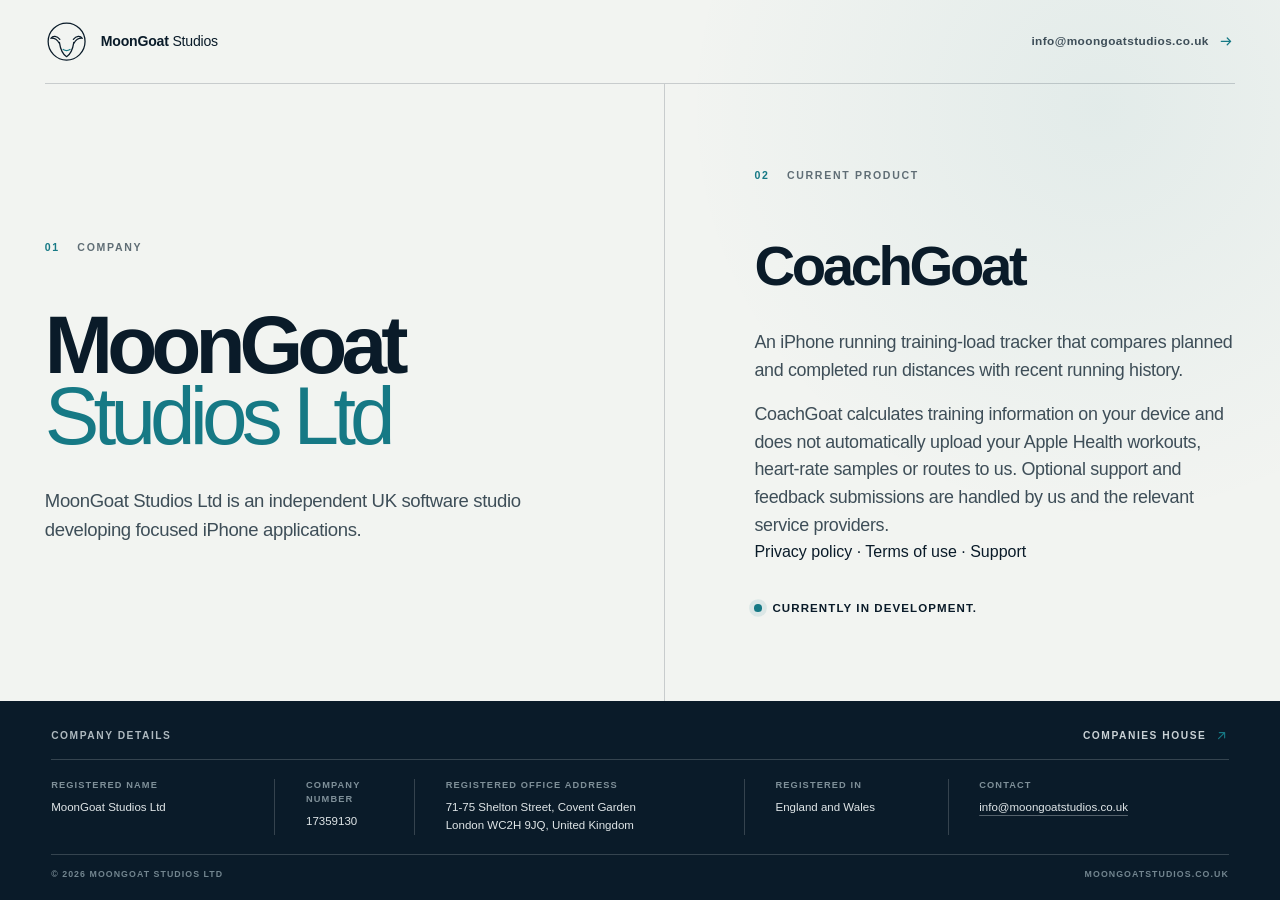
<file: index.html>
<!doctype html>
<html lang="en-GB">
  <head>
    <meta charset="utf-8">
    <meta name="viewport" content="width=device-width, initial-scale=1">
    <meta name="theme-color" content="#f2f4f1">
    <meta name="color-scheme" content="light">
    <meta name="robots" content="index, follow">

    <title>MoonGoat Studios Ltd — Independent UK Software Studio</title>
    <meta
      name="description"
      content="MoonGoat Studios Ltd is an independent UK software studio developing focused iPhone applications, including CoachGoat."
    >
    <link rel="canonical" href="https://moongoatstudios.co.uk/">

    <meta property="og:type" content="website">
    <meta property="og:locale" content="en_GB">
    <meta property="og:site_name" content="MoonGoat Studios Ltd">
    <meta property="og:title" content="MoonGoat Studios Ltd">
    <meta
      property="og:description"
      content="An independent UK software studio developing focused iPhone applications."
    >
    <meta property="og:url" content="https://moongoatstudios.co.uk/">

    <link rel="icon" href="favicon.svg" type="image/svg+xml">
    <link rel="stylesheet" href="styles.css">

    <script type="application/ld+json">
      {
        "@context": "https://schema.org",
        "@type": "Organization",
        "name": "MoonGoat Studios Ltd",
        "legalName": "MoonGoat Studios Ltd",
        "url": "https://moongoatstudios.co.uk/",
        "email": "info@moongoatstudios.co.uk",
        "identifier": {
          "@type": "PropertyValue",
          "propertyID": "Companies House",
          "value": "17359130"
        },
        "address": {
          "@type": "PostalAddress",
          "streetAddress": "71-75 Shelton Street, Covent Garden",
          "addressLocality": "London",
          "postalCode": "WC2H 9JQ",
          "addressCountry": "GB"
        }
      }
    </script>
  </head>
  <body>
    <a class="skip-link" href="#main-content">Skip to content</a>

    <div class="site-frame">
      <header class="site-header">
        <a class="brand" href="#company" aria-label="MoonGoat Studios home">
          <svg class="brand-mark" viewBox="0 0 48 48" aria-hidden="true">
            <circle cx="24" cy="24" r="20.5"></circle>
            <path d="M16.5 21.5c-3.3-4-7.7-4.2-10-1.2 4.1-.3 7.2 1.8 9.2 5.3"></path>
            <path d="M31.5 21.5c3.3-4 7.7-4.2 10-1.2-4.1-.3-7.2 1.8-9.2 5.3"></path>
            <path d="M16 24.8c1.3 8.7 4.4 13.7 8 16 3.6-2.3 6.7-7.3 8-16"></path>
            <path d="M20.2 32.8c2.6 1.6 5 1.6 7.6 0"></path>
          </svg>
          <span><strong>MoonGoat</strong> Studios</span>
        </a>

        <a class="header-contact" href="mailto:info@moongoatstudios.co.uk">
          <span class="header-contact__full">info@moongoatstudios.co.uk</span>
          <span class="header-contact__short">Contact</span>
          <svg viewBox="0 0 20 20" aria-hidden="true">
            <path d="M4 10h11M11 6l4 4-4 4"></path>
          </svg>
        </a>
      </header>

      <main id="main-content">
        <section class="introduction" id="company" aria-labelledby="company-title">
          <p class="section-label"><span>01</span> Company</p>
          <div class="introduction__content">
            <h1 id="company-title">
              MoonGoat
              <span>Studios Ltd</span>
            </h1>
            <p>
              MoonGoat Studios Ltd is an independent UK software studio developing focused
              iPhone applications.
            </p>
          </div>
        </section>

        <section class="product" id="coachgoat" aria-labelledby="product-title">
          <p class="section-label"><span>02</span> Current product</p>
          <div class="product__content">
            <h2 id="product-title">CoachGoat</h2>
            <p>
              An iPhone running training-load tracker that compares planned and completed run
              distances with recent running history.
            </p>
            <p>
              CoachGoat calculates training information on your device and does not
              automatically upload your Apple Health workouts, heart-rate samples or routes
              to us. Optional support and feedback submissions are handled by us and the
              relevant service providers.
            </p>
            <!-- CoachGoat privacy links -->
            <nav aria-label="CoachGoat support and policies">
              <a href="coachgoat/privacy.html">Privacy policy</a> &middot;
              <a href="coachgoat/terms.html">Terms of use</a> &middot;
              <a href="coachgoat/support.html">Support</a>
            </nav>
            <!-- End CoachGoat privacy links -->
            <p class="product__status"><i aria-hidden="true"></i> Currently in development.</p>
          </div>
        </section>
      </main>

      <footer class="company-register" id="company-details">
        <div class="company-register__header">
          <p>Company details</p>
          <a
            href="https://find-and-update.company-information.service.gov.uk/company/17359130"
            target="_blank"
            rel="noreferrer"
          >
            Companies House
            <svg viewBox="0 0 20 20" aria-hidden="true">
              <path d="M6 14 14 6M7 6h7v7"></path>
            </svg>
          </a>
        </div>

        <dl class="company-register__details">
          <div>
            <dt>Registered name</dt>
            <dd>MoonGoat Studios Ltd</dd>
          </div>
          <div>
            <dt>Company number</dt>
            <dd>17359130</dd>
          </div>
          <div class="company-register__address">
            <dt>Registered office address</dt>
            <dd>
              <address>
                71-75 Shelton Street, Covent Garden<br>
                London WC2H 9JQ, United Kingdom
              </address>
            </dd>
          </div>
          <div>
            <dt>Registered in</dt>
            <dd>England and Wales</dd>
          </div>
          <div>
            <dt>Contact</dt>
            <dd>
              <a href="mailto:info@moongoatstudios.co.uk">info@moongoatstudios.co.uk</a>
            </dd>
          </div>
        </dl>

        <div class="company-register__base">
          <p>&copy; 2026 MoonGoat Studios Ltd</p>
          <p>moongoatstudios.co.uk</p>
        </div>
      </footer>
    </div>
  </body>
</html>
</file>
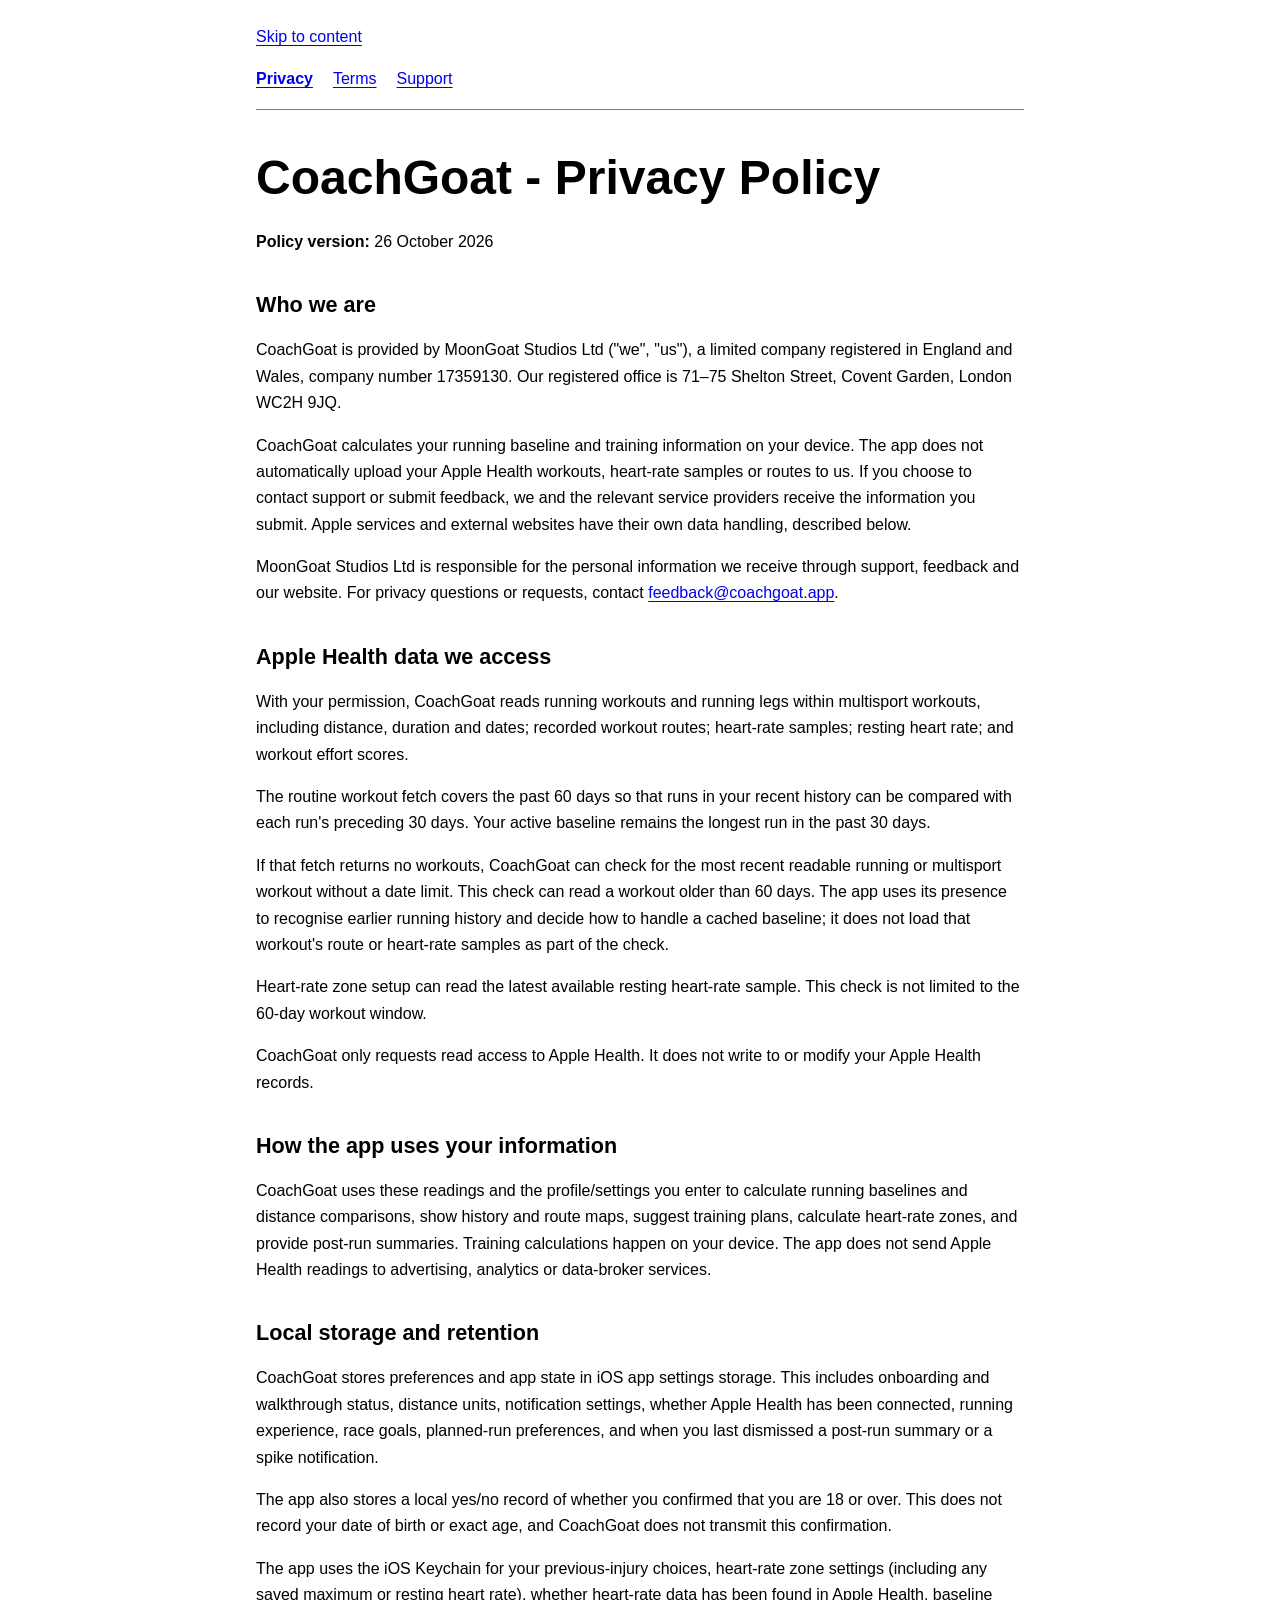
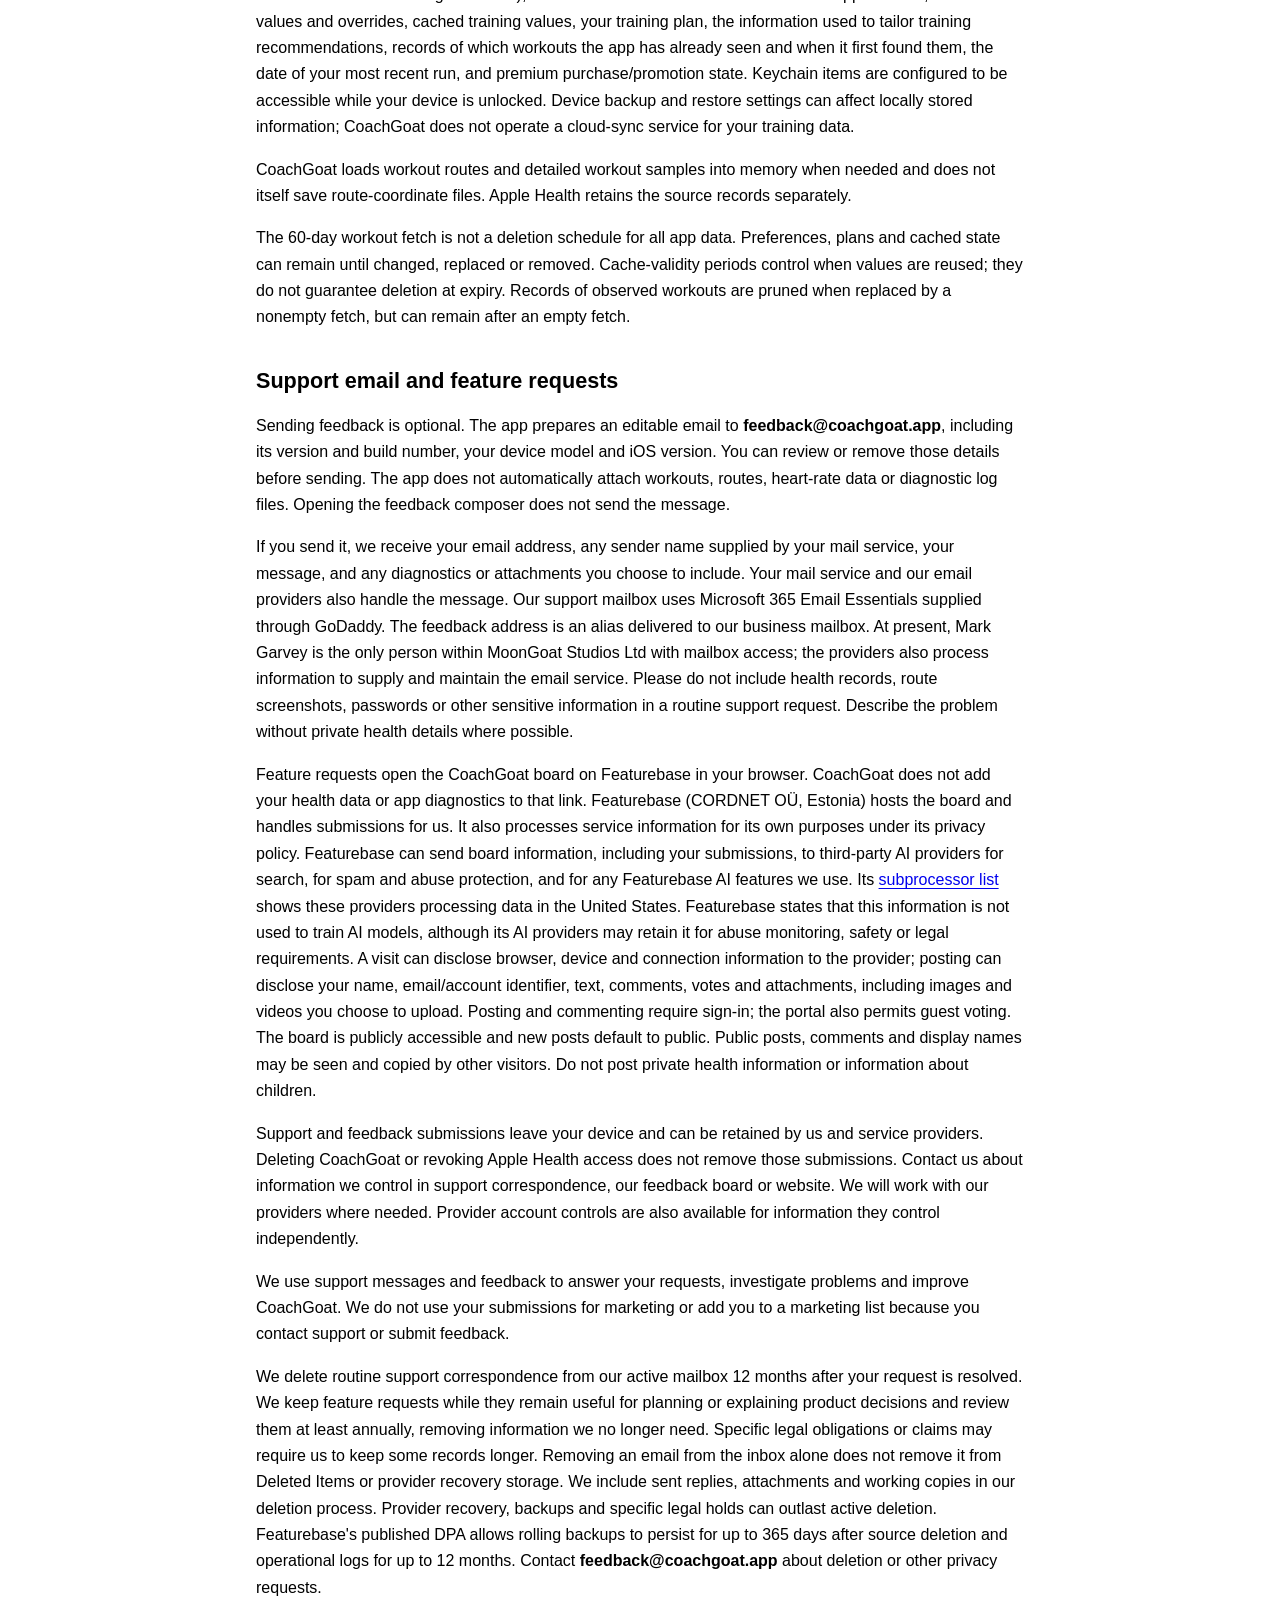
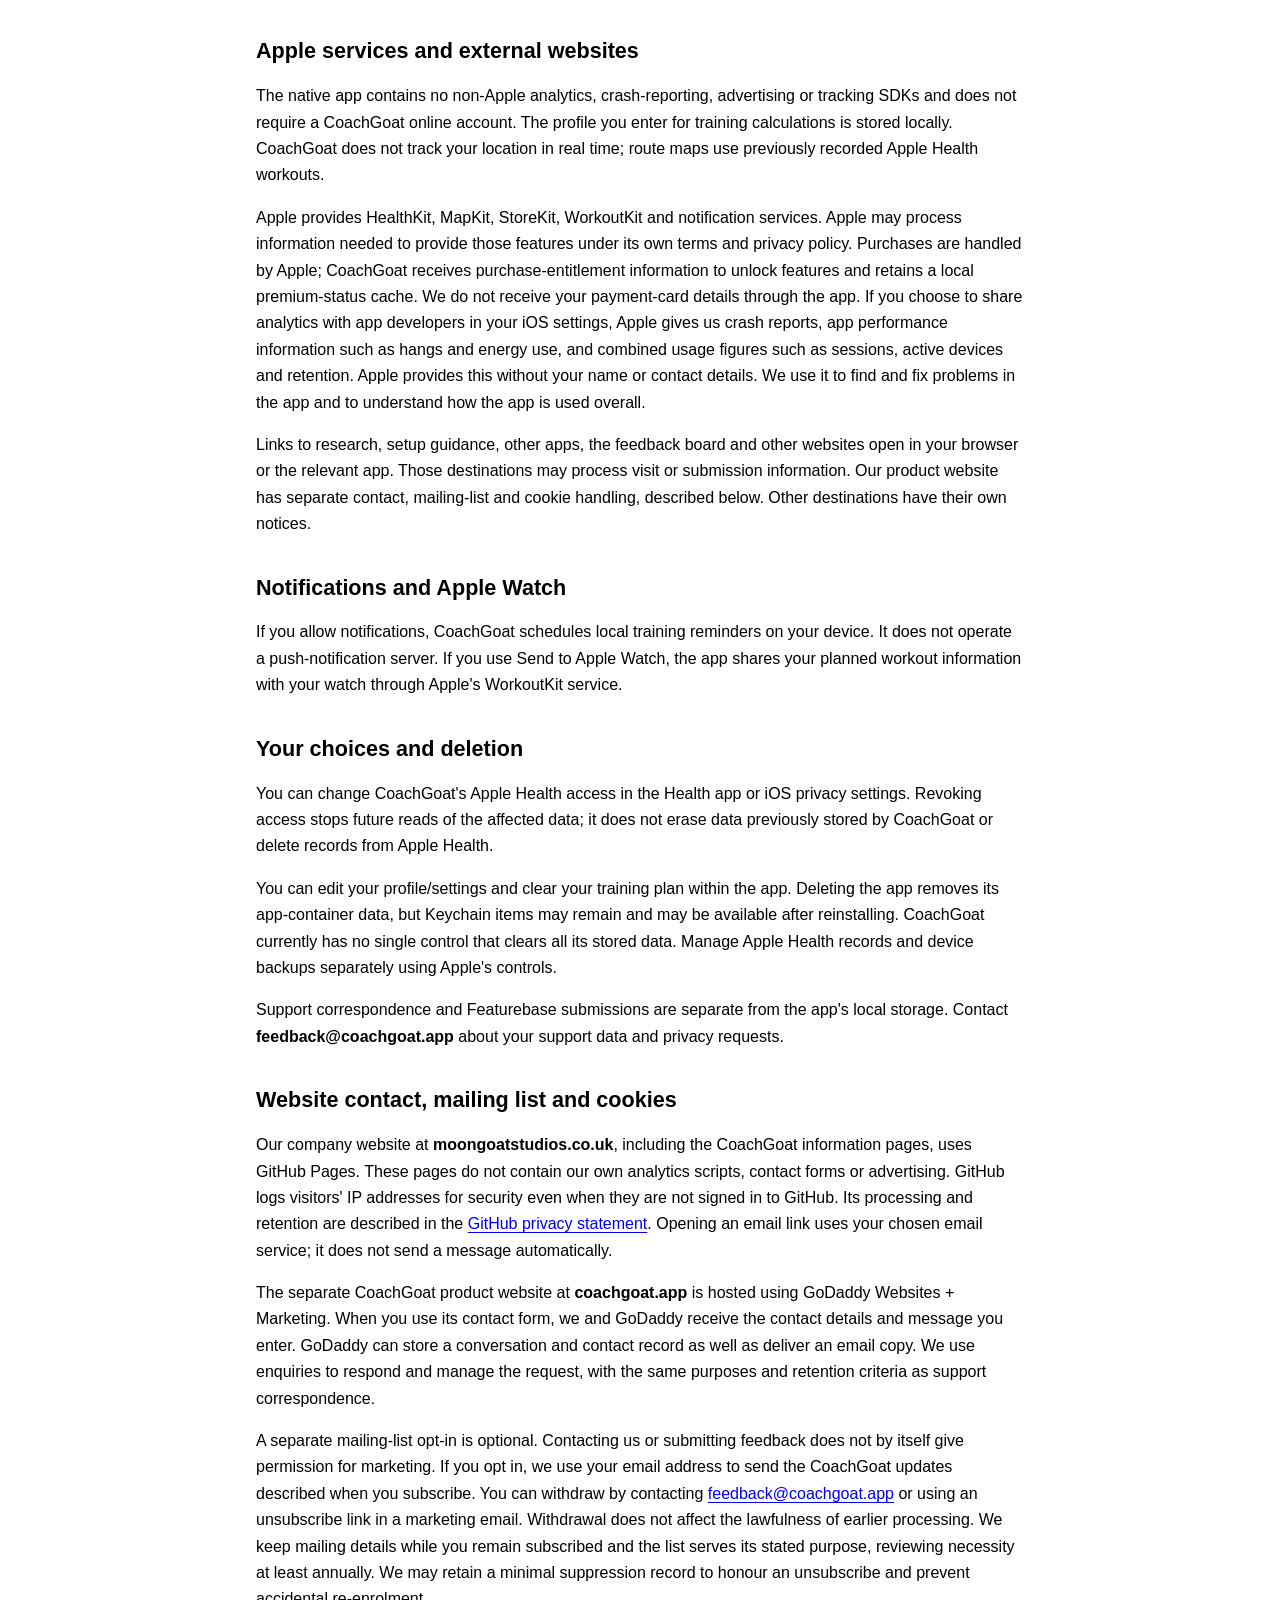
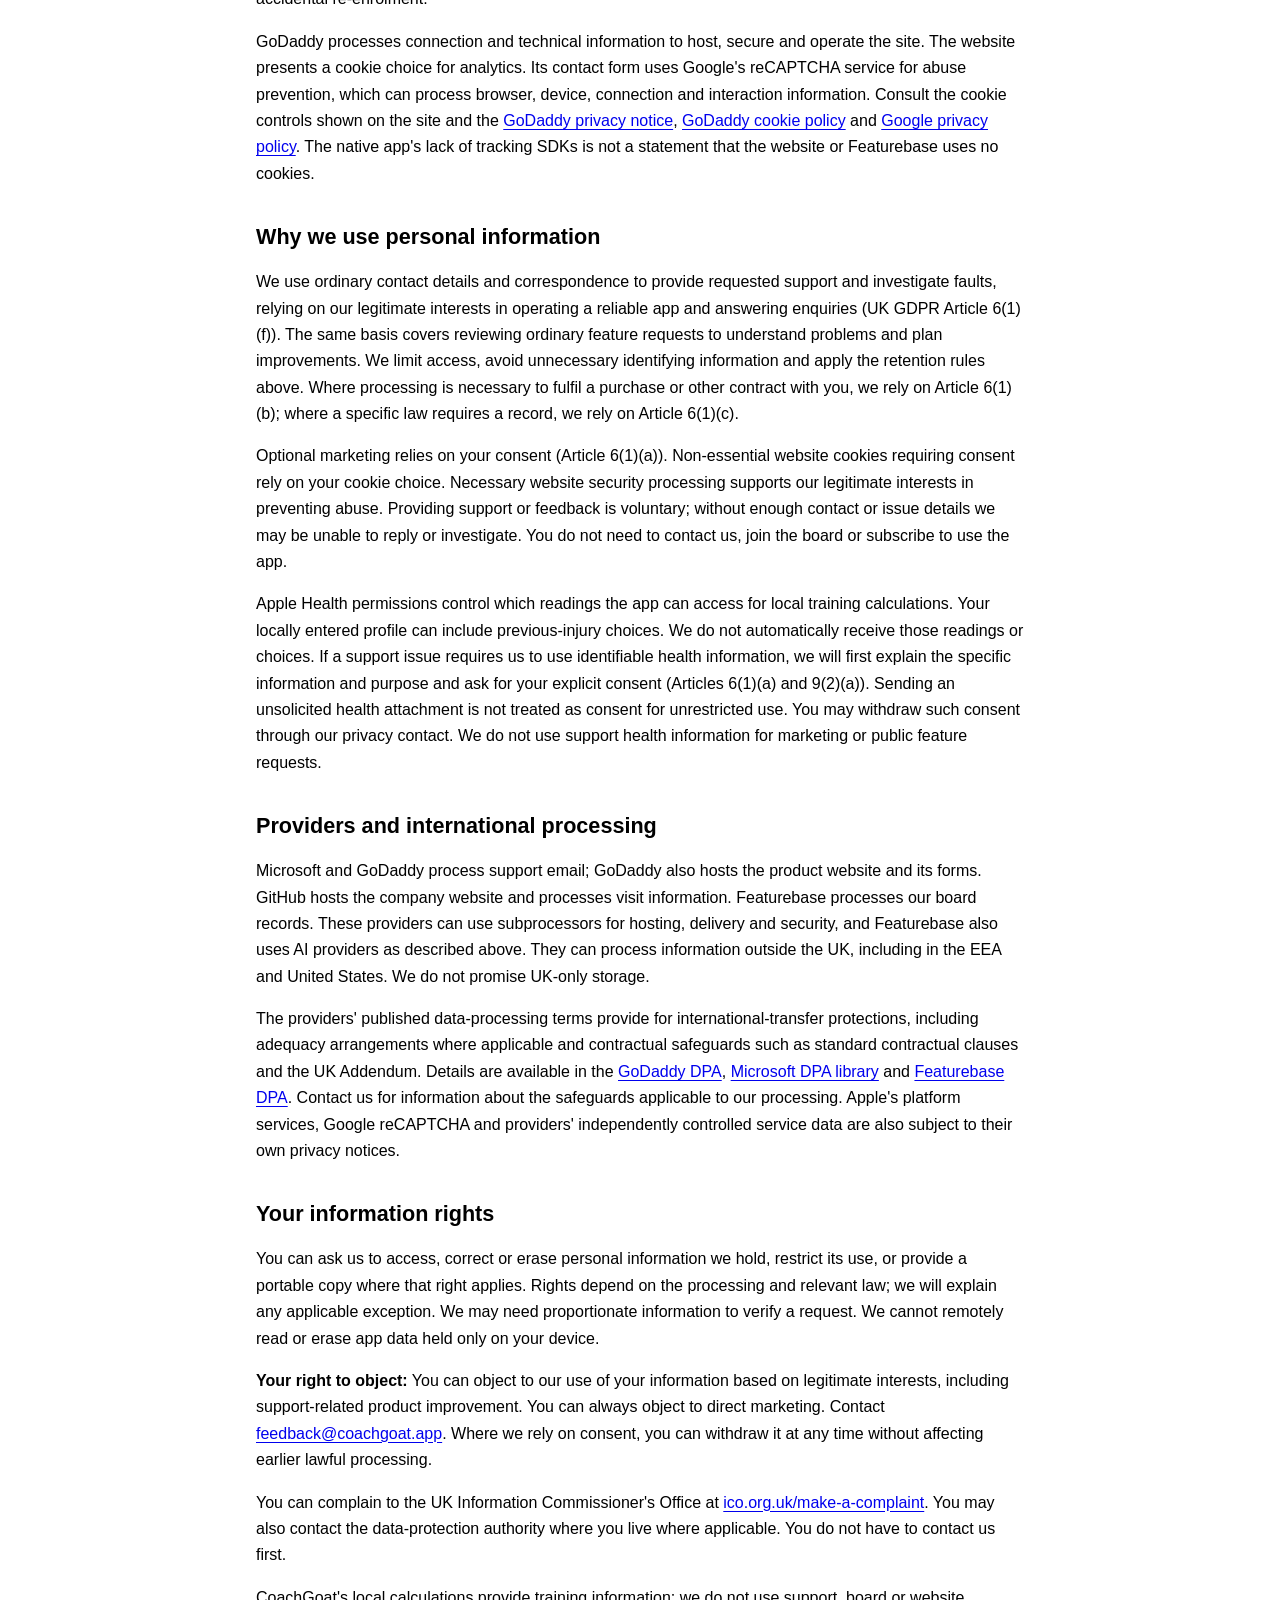
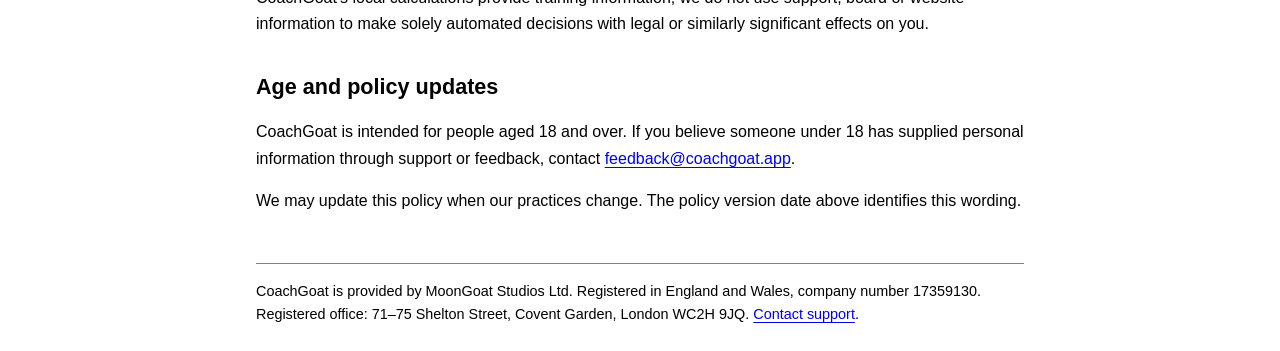
<file: coachgoat/privacy.html>
<!doctype html>
<!-- Generated publication candidate; not evidence of deployment or completed provider checks. -->
<html lang="en-GB">
<head>
<meta charset="utf-8">
<meta name="viewport" content="width=device-width, initial-scale=1">
<title>CoachGoat - Privacy Policy</title>
<meta name="description" content="CoachGoat - Privacy Policy from MoonGoat Studios Ltd.">
<style>
:root { color-scheme: light dark; font-family: -apple-system, BlinkMacSystemFont, "Segoe UI", sans-serif; line-height: 1.65; }
body { max-width: 48rem; margin: auto; padding: 1.5rem; background: Canvas; color: CanvasText; }
nav { display: flex; flex-wrap: wrap; gap: 1.25rem; padding: 1rem 0; border-bottom: 1px solid GrayText; }
a { color: LinkText; text-underline-offset: .2em; overflow-wrap: anywhere; }
a:focus-visible { outline: 3px solid Highlight; outline-offset: 4px; }
[aria-current] { font-weight: 700; }
h1 { line-height: 1.15; font-size: clamp(2rem, 6vw, 3rem); margin: 2.5rem 0 1.5rem; }
h2 { line-height: 1.3; font-size: 1.35rem; margin-top: 2.25rem; }
p, li { overflow-wrap: anywhere; }
li + li { margin-top: .6rem; }
footer { border-top: 1px solid GrayText; margin-top: 3rem; padding-top: 1rem; font-size: .9rem; }
</style>
</head>
<body>
<a href="#content">Skip to content</a>
<nav aria-label="CoachGoat policies"><a href="privacy.html" aria-current="page">Privacy</a> <a href="terms.html">Terms</a> <a href="support.html">Support</a></nav>
<main id="content">
<h1>CoachGoat - Privacy Policy</h1>
<p><strong>Policy version:</strong> 26 October 2026</p>
<h2>Who we are</h2>
<p>CoachGoat is provided by MoonGoat Studios Ltd (&quot;we&quot;, &quot;us&quot;), a limited company registered in England and Wales, company number 17359130. Our registered office is 71–75 Shelton Street, Covent Garden, London WC2H 9JQ.</p>
<p>CoachGoat calculates your running baseline and training information on your device. The app does not automatically upload your Apple Health workouts, heart-rate samples or routes to us. If you choose to contact support or submit feedback, we and the relevant service providers receive the information you submit. Apple services and external websites have their own data handling, described below.</p>
<p>MoonGoat Studios Ltd is responsible for the personal information we receive through support, feedback and our website. For privacy questions or requests, contact <a href="mailto:feedback@coachgoat.app">feedback@coachgoat.app</a>.</p>
<h2>Apple Health data we access</h2>
<p>With your permission, CoachGoat reads running workouts and running legs within multisport workouts, including distance, duration and dates; recorded workout routes; heart-rate samples; resting heart rate; and workout effort scores.</p>
<p>The routine workout fetch covers the past 60 days so that runs in your recent history can be compared with each run&#x27;s preceding 30 days. Your active baseline remains the longest run in the past 30 days.</p>
<p>If that fetch returns no workouts, CoachGoat can check for the most recent readable running or multisport workout without a date limit. This check can read a workout older than 60 days. The app uses its presence to recognise earlier running history and decide how to handle a cached baseline; it does not load that workout&#x27;s route or heart-rate samples as part of the check.</p>
<p>Heart-rate zone setup can read the latest available resting heart-rate sample. This check is not limited to the 60-day workout window.</p>
<p>CoachGoat only requests read access to Apple Health. It does not write to or modify your Apple Health records.</p>
<h2>How the app uses your information</h2>
<p>CoachGoat uses these readings and the profile/settings you enter to calculate running baselines and distance comparisons, show history and route maps, suggest training plans, calculate heart-rate zones, and provide post-run summaries. Training calculations happen on your device. The app does not send Apple Health readings to advertising, analytics or data-broker services.</p>
<h2>Local storage and retention</h2>
<p>CoachGoat stores preferences and app state in iOS app settings storage. This includes onboarding and walkthrough status, distance units, notification settings, whether Apple Health has been connected, running experience, race goals, planned-run preferences, and when you last dismissed a post-run summary or a spike notification.</p>
<p>The app also stores a local yes/no record of whether you confirmed that you are 18 or over. This does not record your date of birth or exact age, and CoachGoat does not transmit this confirmation.</p>
<p>The app uses the iOS Keychain for your previous-injury choices, heart-rate zone settings (including any saved maximum or resting heart rate), whether heart-rate data has been found in Apple Health, baseline values and overrides, cached training values, your training plan, the information used to tailor training recommendations, records of which workouts the app has already seen and when it first found them, the date of your most recent run, and premium purchase/promotion state. Keychain items are configured to be accessible while your device is unlocked. Device backup and restore settings can affect locally stored information; CoachGoat does not operate a cloud-sync service for your training data.</p>
<p>CoachGoat loads workout routes and detailed workout samples into memory when needed and does not itself save route-coordinate files. Apple Health retains the source records separately.</p>
<p>The 60-day workout fetch is not a deletion schedule for all app data. Preferences, plans and cached state can remain until changed, replaced or removed. Cache-validity periods control when values are reused; they do not guarantee deletion at expiry. Records of observed workouts are pruned when replaced by a nonempty fetch, but can remain after an empty fetch.</p>
<h2>Support email and feature requests</h2>
<p>Sending feedback is optional. The app prepares an editable email to <strong>feedback@coachgoat.app</strong>, including its version and build number, your device model and iOS version. You can review or remove those details before sending. The app does not automatically attach workouts, routes, heart-rate data or diagnostic log files. Opening the feedback composer does not send the message.</p>
<p>If you send it, we receive your email address, any sender name supplied by your mail service, your message, and any diagnostics or attachments you choose to include. Your mail service and our email providers also handle the message. Our support mailbox uses Microsoft 365 Email Essentials supplied through GoDaddy. The feedback address is an alias delivered to our business mailbox. At present, Mark Garvey is the only person within MoonGoat Studios Ltd with mailbox access; the providers also process information to supply and maintain the email service. Please do not include health records, route screenshots, passwords or other sensitive information in a routine support request. Describe the problem without private health details where possible.</p>
<p>Feature requests open the CoachGoat board on Featurebase in your browser. CoachGoat does not add your health data or app diagnostics to that link. Featurebase (CORDNET OÜ, Estonia) hosts the board and handles submissions for us. It also processes service information for its own purposes under its privacy policy. Featurebase can send board information, including your submissions, to third-party AI providers for search, for spam and abuse protection, and for any Featurebase AI features we use. Its <a href="https://help.featurebase.app/articles/2733677-subprocessors">subprocessor list</a> shows these providers processing data in the United States. Featurebase states that this information is not used to train AI models, although its AI providers may retain it for abuse monitoring, safety or legal requirements. A visit can disclose browser, device and connection information to the provider; posting can disclose your name, email/account identifier, text, comments, votes and attachments, including images and videos you choose to upload. Posting and commenting require sign-in; the portal also permits guest voting. The board is publicly accessible and new posts default to public. Public posts, comments and display names may be seen and copied by other visitors. Do not post private health information or information about children.</p>
<p>Support and feedback submissions leave your device and can be retained by us and service providers. Deleting CoachGoat or revoking Apple Health access does not remove those submissions. Contact us about information we control in support correspondence, our feedback board or website. We will work with our providers where needed. Provider account controls are also available for information they control independently.</p>
<p>We use support messages and feedback to answer your requests, investigate problems and improve CoachGoat. We do not use your submissions for marketing or add you to a marketing list because you contact support or submit feedback.</p>
<p>We delete routine support correspondence from our active mailbox 12 months after your request is resolved. We keep feature requests while they remain useful for planning or explaining product decisions and review them at least annually, removing information we no longer need. Specific legal obligations or claims may require us to keep some records longer. Removing an email from the inbox alone does not remove it from Deleted Items or provider recovery storage. We include sent replies, attachments and working copies in our deletion process. Provider recovery, backups and specific legal holds can outlast active deletion. Featurebase&#x27;s published DPA allows rolling backups to persist for up to 365 days after source deletion and operational logs for up to 12 months. Contact <strong>feedback@coachgoat.app</strong> about deletion or other privacy requests.</p>
<h2>Apple services and external websites</h2>
<p>The native app contains no non-Apple analytics, crash-reporting, advertising or tracking SDKs and does not require a CoachGoat online account. The profile you enter for training calculations is stored locally. CoachGoat does not track your location in real time; route maps use previously recorded Apple Health workouts.</p>
<p>Apple provides HealthKit, MapKit, StoreKit, WorkoutKit and notification services. Apple may process information needed to provide those features under its own terms and privacy policy. Purchases are handled by Apple; CoachGoat receives purchase-entitlement information to unlock features and retains a local premium-status cache. We do not receive your payment-card details through the app. If you choose to share analytics with app developers in your iOS settings, Apple gives us crash reports, app performance information such as hangs and energy use, and combined usage figures such as sessions, active devices and retention. Apple provides this without your name or contact details. We use it to find and fix problems in the app and to understand how the app is used overall.</p>
<p>Links to research, setup guidance, other apps, the feedback board and other websites open in your browser or the relevant app. Those destinations may process visit or submission information. Our product website has separate contact, mailing-list and cookie handling, described below. Other destinations have their own notices.</p>
<h2>Notifications and Apple Watch</h2>
<p>If you allow notifications, CoachGoat schedules local training reminders on your device. It does not operate a push-notification server. If you use Send to Apple Watch, the app shares your planned workout information with your watch through Apple&#x27;s WorkoutKit service.</p>
<h2>Your choices and deletion</h2>
<p>You can change CoachGoat&#x27;s Apple Health access in the Health app or iOS privacy settings. Revoking access stops future reads of the affected data; it does not erase data previously stored by CoachGoat or delete records from Apple Health.</p>
<p>You can edit your profile/settings and clear your training plan within the app. Deleting the app removes its app-container data, but Keychain items may remain and may be available after reinstalling. CoachGoat currently has no single control that clears all its stored data. Manage Apple Health records and device backups separately using Apple&#x27;s controls.</p>
<p>Support correspondence and Featurebase submissions are separate from the app&#x27;s local storage. Contact <strong>feedback@coachgoat.app</strong> about your support data and privacy requests.</p>
<h2>Website contact, mailing list and cookies</h2>
<p>Our company website at <strong>moongoatstudios.co.uk</strong>, including the CoachGoat information pages, uses GitHub Pages. These pages do not contain our own analytics scripts, contact forms or advertising. GitHub logs visitors&#x27; IP addresses for security even when they are not signed in to GitHub. Its processing and retention are described in the <a href="https://docs.github.com/en/site-policy/privacy-policies/github-general-privacy-statement">GitHub privacy statement</a>. Opening an email link uses your chosen email service; it does not send a message automatically.</p>
<p>The separate CoachGoat product website at <strong>coachgoat.app</strong> is hosted using GoDaddy Websites + Marketing. When you use its contact form, we and GoDaddy receive the contact details and message you enter. GoDaddy can store a conversation and contact record as well as deliver an email copy. We use enquiries to respond and manage the request, with the same purposes and retention criteria as support correspondence.</p>
<p>A separate mailing-list opt-in is optional. Contacting us or submitting feedback does not by itself give permission for marketing. If you opt in, we use your email address to send the CoachGoat updates described when you subscribe. You can withdraw by contacting <a href="mailto:feedback@coachgoat.app">feedback@coachgoat.app</a> or using an unsubscribe link in a marketing email. Withdrawal does not affect the lawfulness of earlier processing. We keep mailing details while you remain subscribed and the list serves its stated purpose, reviewing necessity at least annually. We may retain a minimal suppression record to honour an unsubscribe and prevent accidental re-enrolment.</p>
<p>GoDaddy processes connection and technical information to host, secure and operate the site. The website presents a cookie choice for analytics. Its contact form uses Google&#x27;s reCAPTCHA service for abuse prevention, which can process browser, device, connection and interaction information. Consult the cookie controls shown on the site and the <a href="https://www.godaddy.com/en-uk/legal/agreements/privacy-policy">GoDaddy privacy notice</a>, <a href="https://www.godaddy.com/en-uk/legal/agreements/cookie-policy">GoDaddy cookie policy</a> and <a href="https://policies.google.com/privacy">Google privacy policy</a>. The native app&#x27;s lack of tracking SDKs is not a statement that the website or Featurebase uses no cookies.</p>
<h2>Why we use personal information</h2>
<p>We use ordinary contact details and correspondence to provide requested support and investigate faults, relying on our legitimate interests in operating a reliable app and answering enquiries (UK GDPR Article 6(1)(f)). The same basis covers reviewing ordinary feature requests to understand problems and plan improvements. We limit access, avoid unnecessary identifying information and apply the retention rules above. Where processing is necessary to fulfil a purchase or other contract with you, we rely on Article 6(1)(b); where a specific law requires a record, we rely on Article 6(1)(c).</p>
<p>Optional marketing relies on your consent (Article 6(1)(a)). Non-essential website cookies requiring consent rely on your cookie choice. Necessary website security processing supports our legitimate interests in preventing abuse. Providing support or feedback is voluntary; without enough contact or issue details we may be unable to reply or investigate. You do not need to contact us, join the board or subscribe to use the app.</p>
<p>Apple Health permissions control which readings the app can access for local training calculations. Your locally entered profile can include previous-injury choices. We do not automatically receive those readings or choices. If a support issue requires us to use identifiable health information, we will first explain the specific information and purpose and ask for your explicit consent (Articles 6(1)(a) and 9(2)(a)). Sending an unsolicited health attachment is not treated as consent for unrestricted use. You may withdraw such consent through our privacy contact. We do not use support health information for marketing or public feature requests.</p>
<h2>Providers and international processing</h2>
<p>Microsoft and GoDaddy process support email; GoDaddy also hosts the product website and its forms. GitHub hosts the company website and processes visit information. Featurebase processes our board records. These providers can use subprocessors for hosting, delivery and security, and Featurebase also uses AI providers as described above. They can process information outside the UK, including in the EEA and United States. We do not promise UK-only storage.</p>
<p>The providers&#x27; published data-processing terms provide for international-transfer protections, including adequacy arrangements where applicable and contractual safeguards such as standard contractual clauses and the UK Addendum. Details are available in the <a href="https://www.godaddy.com/en-uk/legal/agreements/data-processing-addendum">GoDaddy DPA</a>, <a href="https://www.microsoft.com/licensing/docs/view/Microsoft-Products-and-Services-Data-Protection-Addendum-DPA">Microsoft DPA library</a> and <a href="https://help.featurebase.app/en/help/articles/6556750-data-processing-agreement">Featurebase DPA</a>. Contact us for information about the safeguards applicable to our processing. Apple&#x27;s platform services, Google reCAPTCHA and providers&#x27; independently controlled service data are also subject to their own privacy notices.</p>
<h2>Your information rights</h2>
<p>You can ask us to access, correct or erase personal information we hold, restrict its use, or provide a portable copy where that right applies. Rights depend on the processing and relevant law; we will explain any applicable exception. We may need proportionate information to verify a request. We cannot remotely read or erase app data held only on your device.</p>
<p><strong>Your right to object:</strong> You can object to our use of your information based on legitimate interests, including support-related product improvement. You can always object to direct marketing. Contact <a href="mailto:feedback@coachgoat.app">feedback@coachgoat.app</a>. Where we rely on consent, you can withdraw it at any time without affecting earlier lawful processing.</p>
<p>You can complain to the UK Information Commissioner&#x27;s Office at <a href="https://ico.org.uk/make-a-complaint/">ico.org.uk/make-a-complaint</a>. You may also contact the data-protection authority where you live where applicable. You do not have to contact us first.</p>
<p>CoachGoat&#x27;s local calculations provide training information; we do not use support, board or website information to make solely automated decisions with legal or similarly significant effects on you.</p>
<h2>Age and policy updates</h2>
<p>CoachGoat is intended for people aged 18 and over. If you believe someone under 18 has supplied personal information through support or feedback, contact <a href="mailto:feedback@coachgoat.app">feedback@coachgoat.app</a>.</p>
<p>We may update this policy when our practices change. The policy version date above identifies this wording.</p>
</main>
<footer>CoachGoat is provided by MoonGoat Studios Ltd. Registered in England and Wales, company number 17359130. Registered office: 71–75 Shelton Street, Covent Garden, London WC2H 9JQ. <a href="mailto:feedback@coachgoat.app">Contact support</a>.</footer>
</body>
</html>
</file>
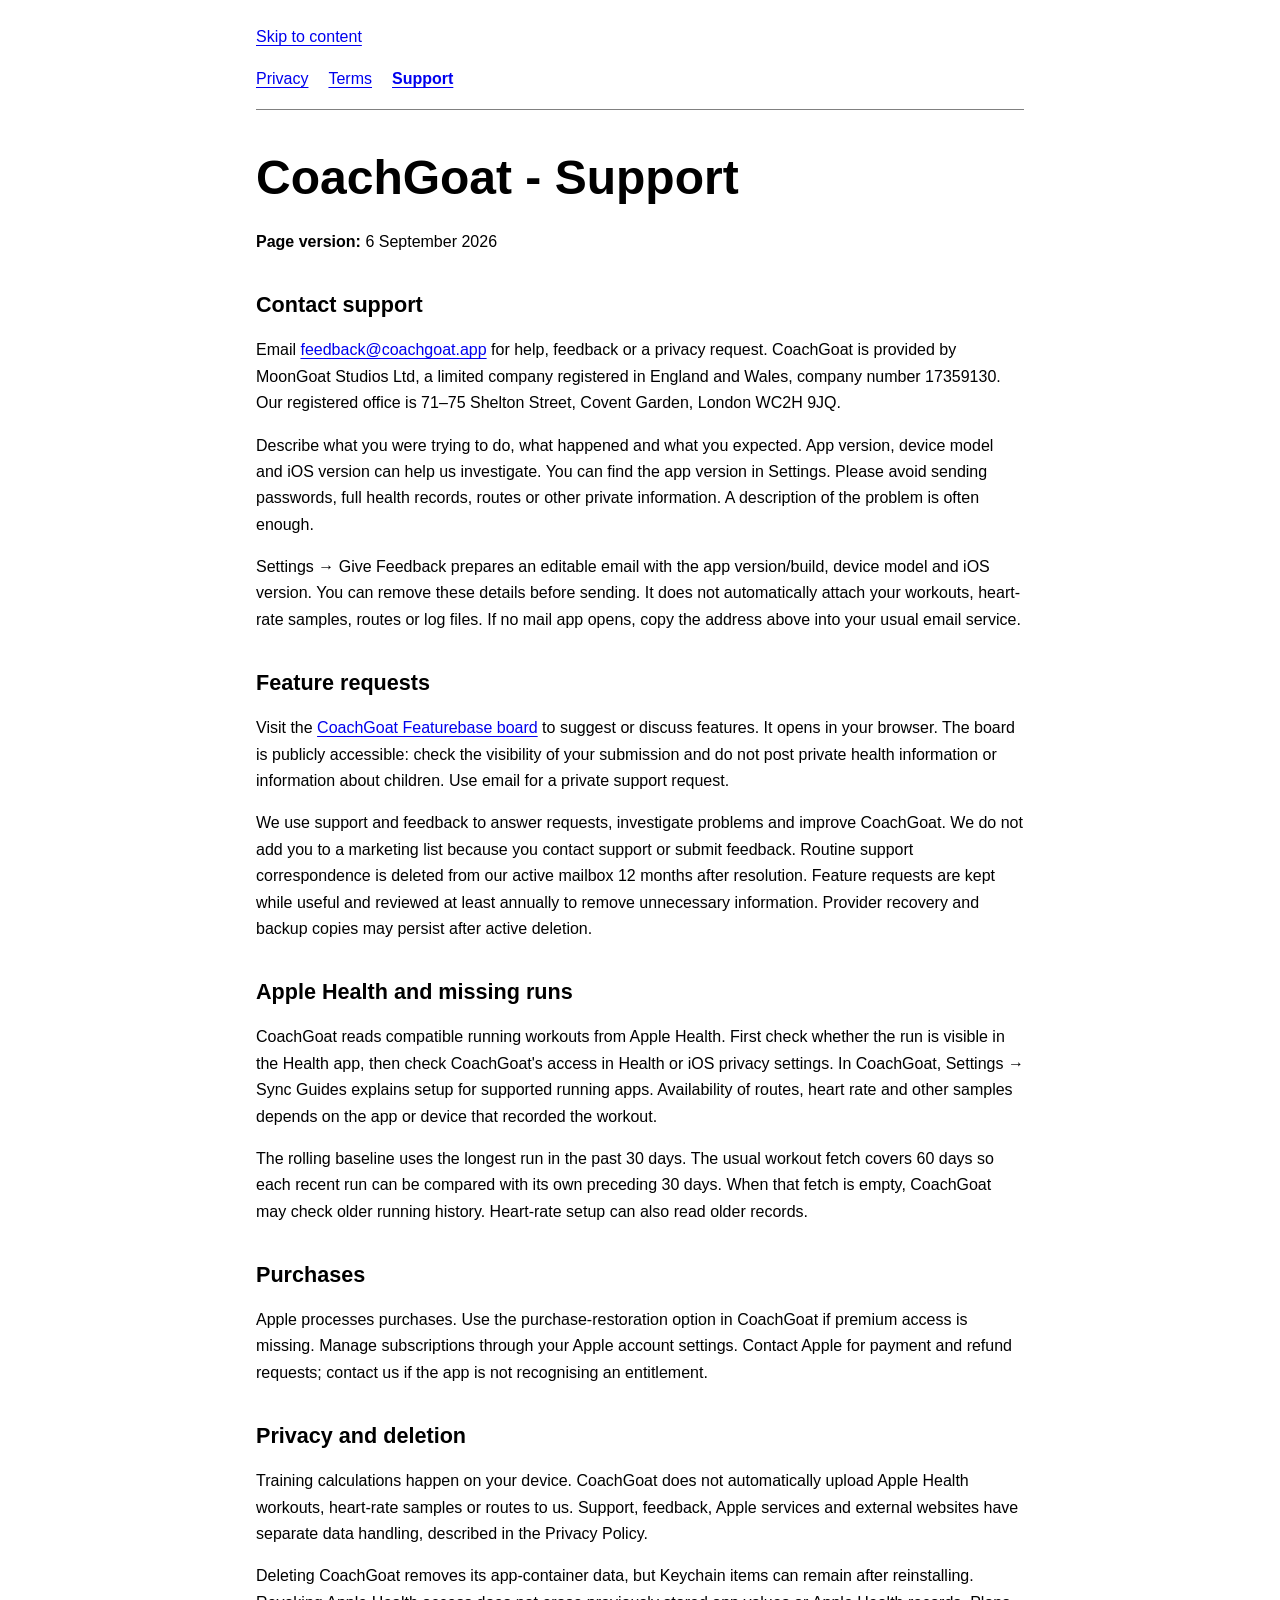
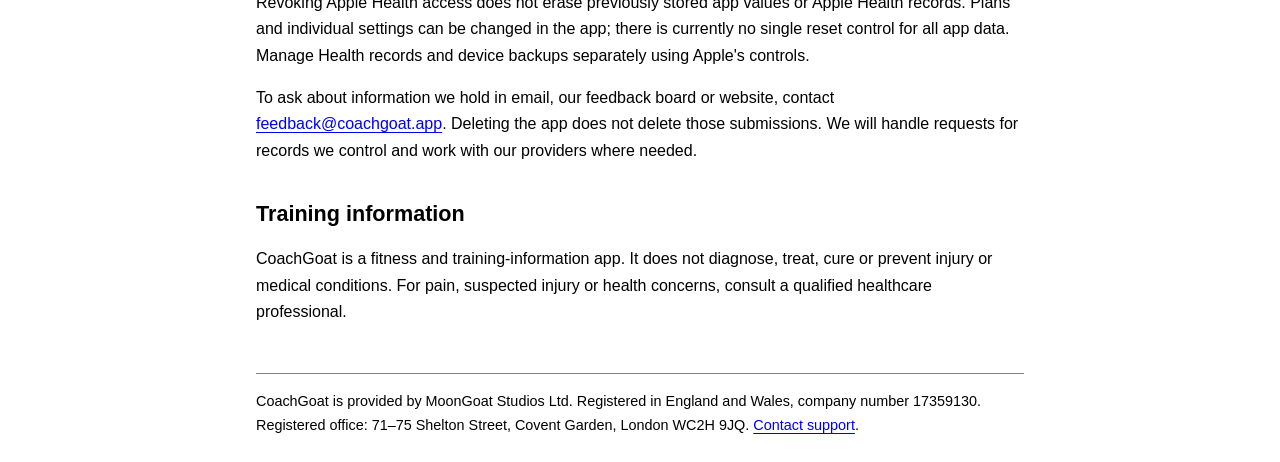
<file: coachgoat/support.html>
<!doctype html>
<!-- Generated publication candidate; not evidence of deployment or completed provider checks. -->
<html lang="en-GB">
<head>
<meta charset="utf-8">
<meta name="viewport" content="width=device-width, initial-scale=1">
<title>CoachGoat - Support</title>
<meta name="description" content="CoachGoat - Support from MoonGoat Studios Ltd.">
<style>
:root { color-scheme: light dark; font-family: -apple-system, BlinkMacSystemFont, "Segoe UI", sans-serif; line-height: 1.65; }
body { max-width: 48rem; margin: auto; padding: 1.5rem; background: Canvas; color: CanvasText; }
nav { display: flex; flex-wrap: wrap; gap: 1.25rem; padding: 1rem 0; border-bottom: 1px solid GrayText; }
a { color: LinkText; text-underline-offset: .2em; overflow-wrap: anywhere; }
a:focus-visible { outline: 3px solid Highlight; outline-offset: 4px; }
[aria-current] { font-weight: 700; }
h1 { line-height: 1.15; font-size: clamp(2rem, 6vw, 3rem); margin: 2.5rem 0 1.5rem; }
h2 { line-height: 1.3; font-size: 1.35rem; margin-top: 2.25rem; }
p, li { overflow-wrap: anywhere; }
li + li { margin-top: .6rem; }
footer { border-top: 1px solid GrayText; margin-top: 3rem; padding-top: 1rem; font-size: .9rem; }
</style>
</head>
<body>
<a href="#content">Skip to content</a>
<nav aria-label="CoachGoat policies"><a href="privacy.html">Privacy</a> <a href="terms.html">Terms</a> <a href="support.html" aria-current="page">Support</a></nav>
<main id="content">
<h1>CoachGoat - Support</h1>
<p><strong>Page version:</strong> 6 September 2026</p>
<h2>Contact support</h2>
<p>Email <a href="mailto:feedback@coachgoat.app">feedback@coachgoat.app</a> for help, feedback or a privacy request. CoachGoat is provided by MoonGoat Studios Ltd, a limited company registered in England and Wales, company number 17359130. Our registered office is 71–75 Shelton Street, Covent Garden, London WC2H 9JQ.</p>
<p>Describe what you were trying to do, what happened and what you expected. App version, device model and iOS version can help us investigate. You can find the app version in Settings. Please avoid sending passwords, full health records, routes or other private information. A description of the problem is often enough.</p>
<p>Settings → Give Feedback prepares an editable email with the app version/build, device model and iOS version. You can remove these details before sending. It does not automatically attach your workouts, heart-rate samples, routes or log files. If no mail app opens, copy the address above into your usual email service.</p>
<h2>Feature requests</h2>
<p>Visit the <a href="https://coachgoat.featurebase.app/">CoachGoat Featurebase board</a> to suggest or discuss features. It opens in your browser. The board is publicly accessible: check the visibility of your submission and do not post private health information or information about children. Use email for a private support request.</p>
<p>We use support and feedback to answer requests, investigate problems and improve CoachGoat. We do not add you to a marketing list because you contact support or submit feedback. Routine support correspondence is deleted from our active mailbox 12 months after resolution. Feature requests are kept while useful and reviewed at least annually to remove unnecessary information. Provider recovery and backup copies may persist after active deletion.</p>
<h2>Apple Health and missing runs</h2>
<p>CoachGoat reads compatible running workouts from Apple Health. First check whether the run is visible in the Health app, then check CoachGoat&#x27;s access in Health or iOS privacy settings. In CoachGoat, Settings → Sync Guides explains setup for supported running apps. Availability of routes, heart rate and other samples depends on the app or device that recorded the workout.</p>
<p>The rolling baseline uses the longest run in the past 30 days. The usual workout fetch covers 60 days so each recent run can be compared with its own preceding 30 days. When that fetch is empty, CoachGoat may check older running history. Heart-rate setup can also read older records.</p>
<h2>Purchases</h2>
<p>Apple processes purchases. Use the purchase-restoration option in CoachGoat if premium access is missing. Manage subscriptions through your Apple account settings. Contact Apple for payment and refund requests; contact us if the app is not recognising an entitlement.</p>
<h2>Privacy and deletion</h2>
<p>Training calculations happen on your device. CoachGoat does not automatically upload Apple Health workouts, heart-rate samples or routes to us. Support, feedback, Apple services and external websites have separate data handling, described in the Privacy Policy.</p>
<p>Deleting CoachGoat removes its app-container data, but Keychain items can remain after reinstalling. Revoking Apple Health access does not erase previously stored app values or Apple Health records. Plans and individual settings can be changed in the app; there is currently no single reset control for all app data. Manage Health records and device backups separately using Apple&#x27;s controls.</p>
<p>To ask about information we hold in email, our feedback board or website, contact <a href="mailto:feedback@coachgoat.app">feedback@coachgoat.app</a>. Deleting the app does not delete those submissions. We will handle requests for records we control and work with our providers where needed.</p>
<h2>Training information</h2>
<p>CoachGoat is a fitness and training-information app. It does not diagnose, treat, cure or prevent injury or medical conditions. For pain, suspected injury or health concerns, consult a qualified healthcare professional.</p>
</main>
<footer>CoachGoat is provided by MoonGoat Studios Ltd. Registered in England and Wales, company number 17359130. Registered office: 71–75 Shelton Street, Covent Garden, London WC2H 9JQ. <a href="mailto:feedback@coachgoat.app">Contact support</a>.</footer>
</body>
</html>
</file>
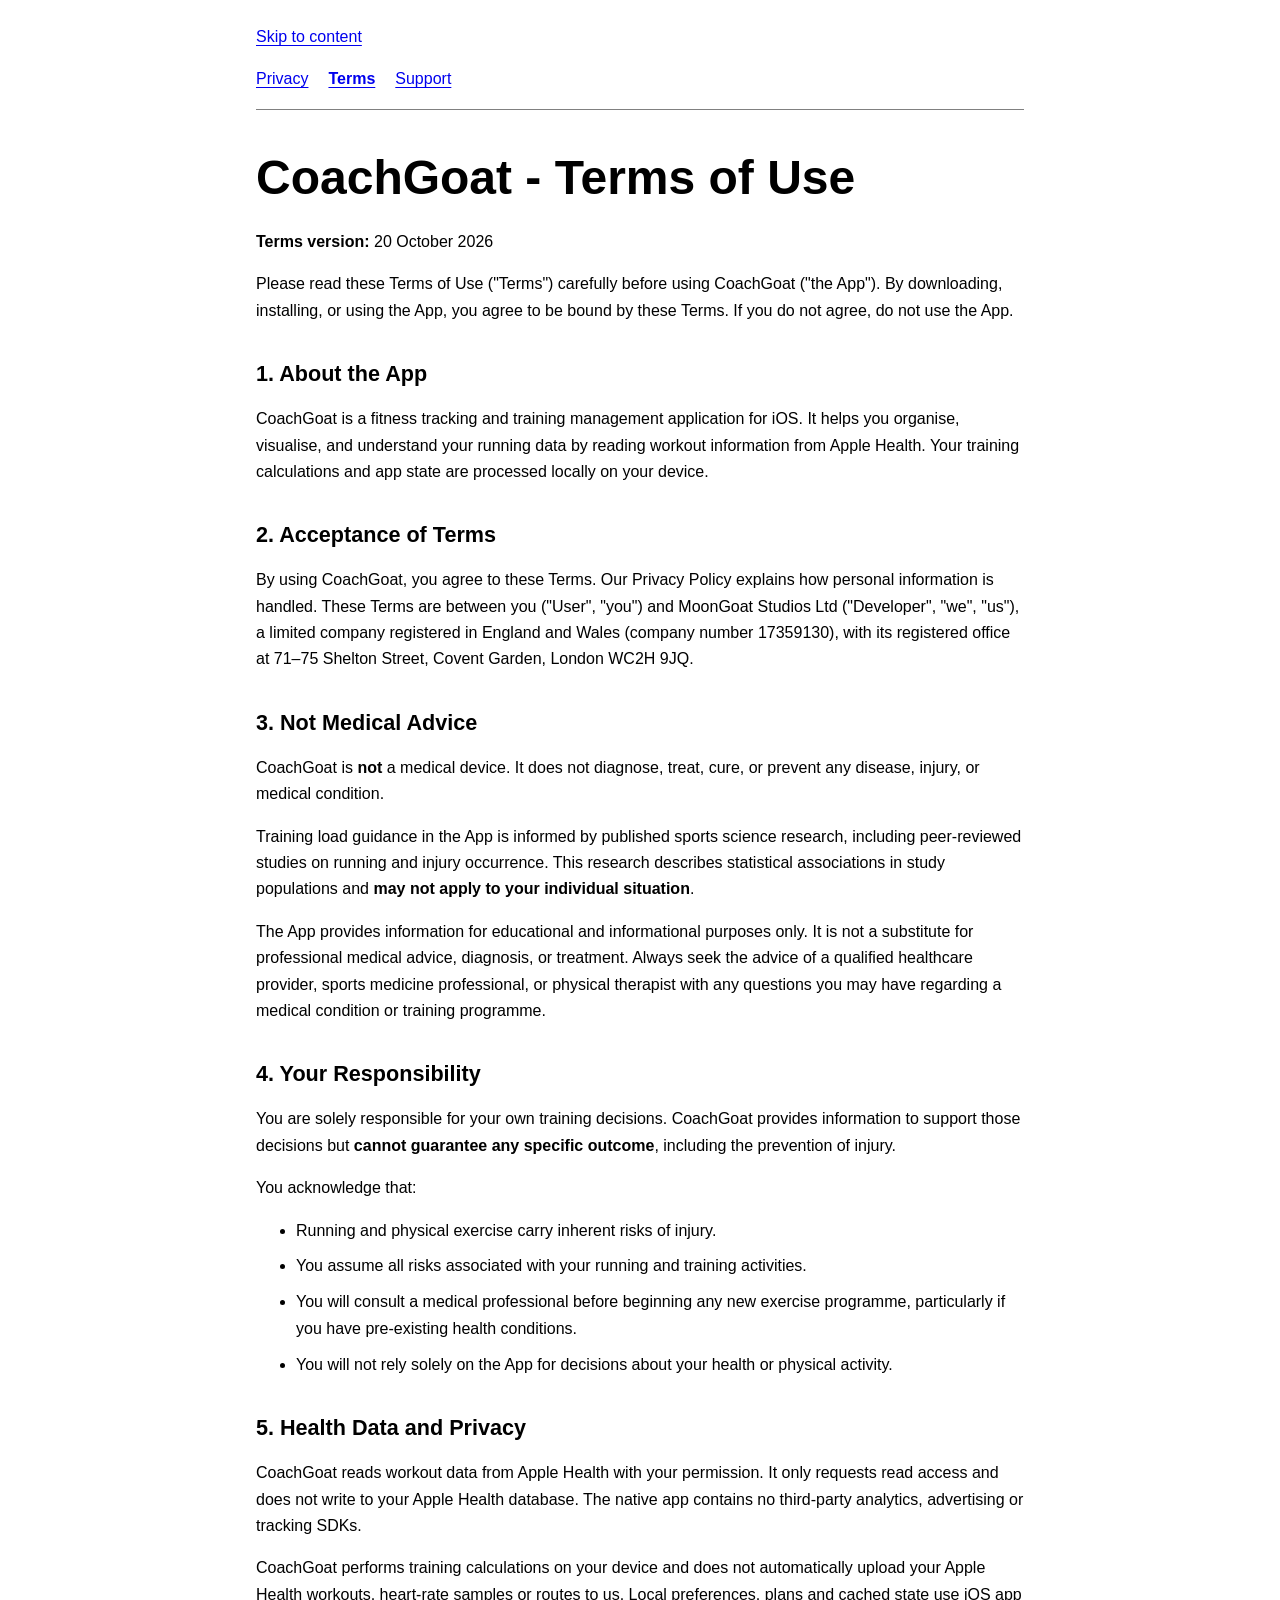
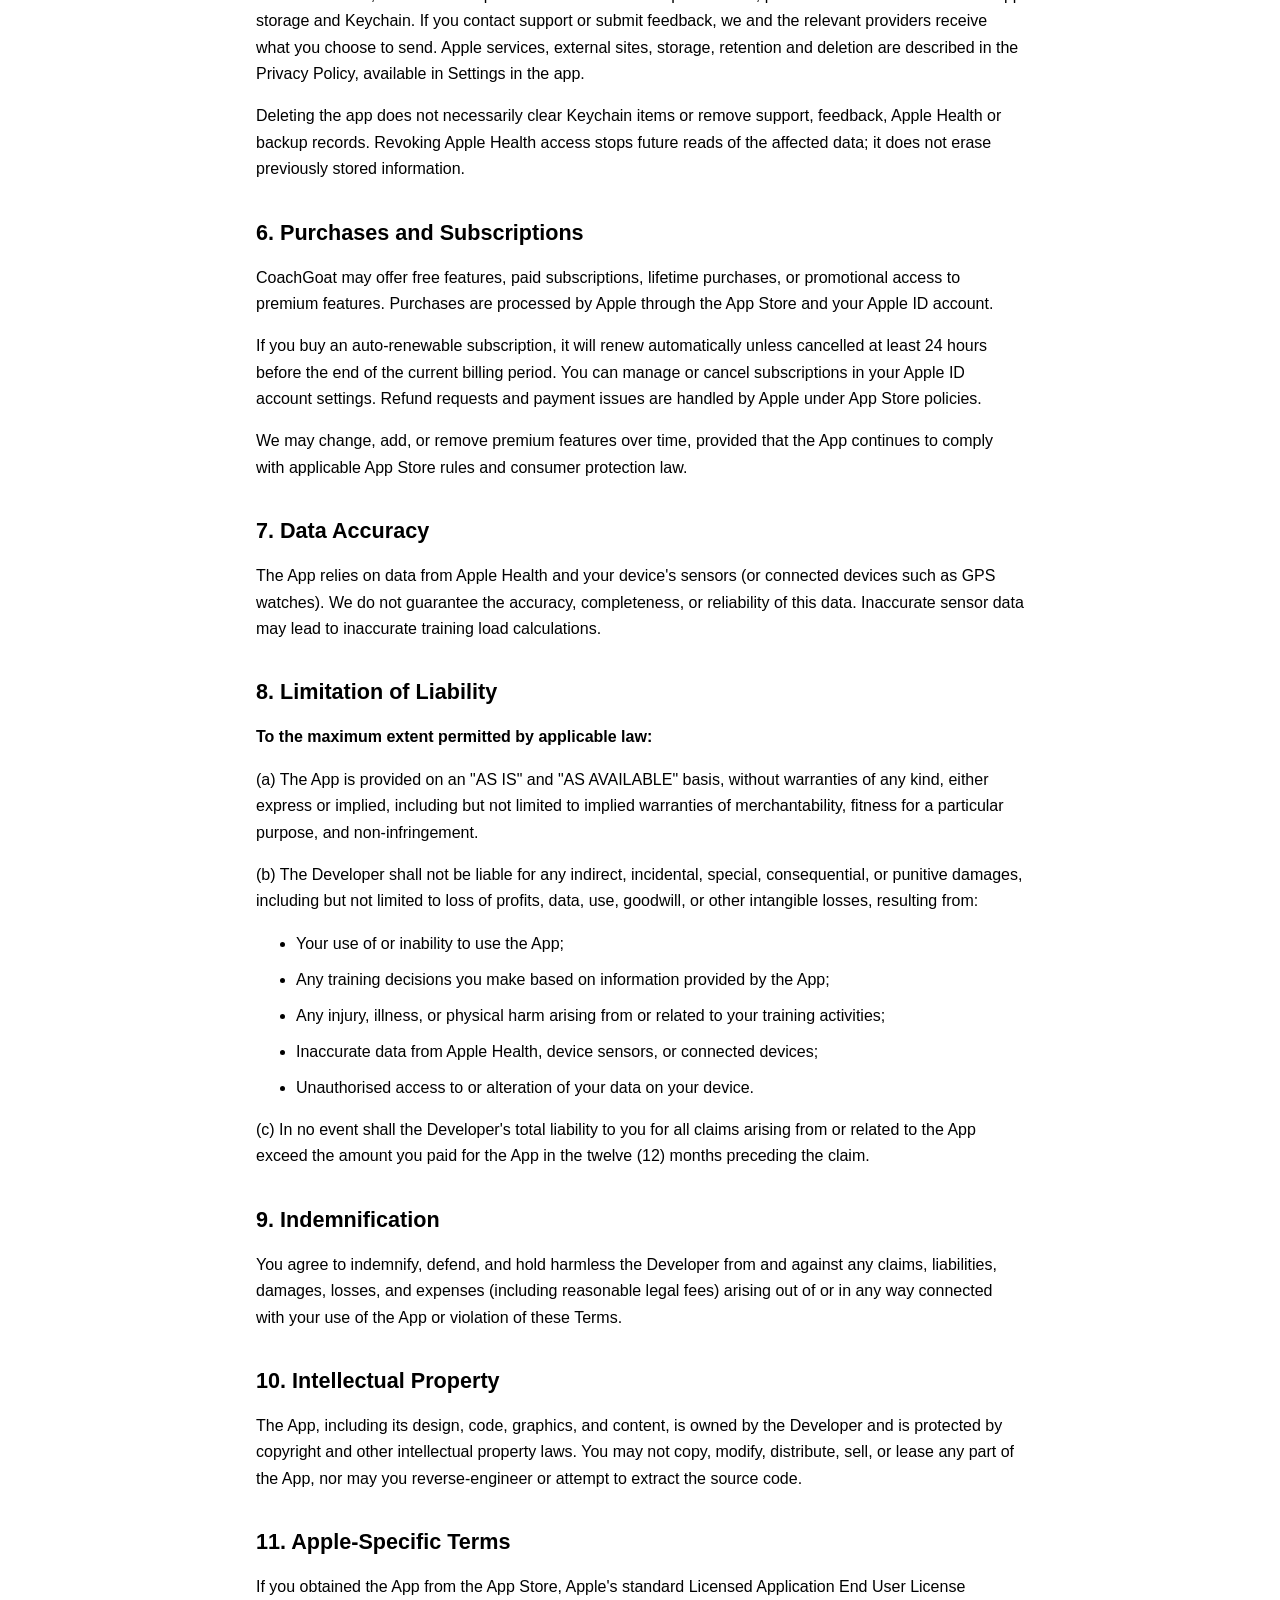
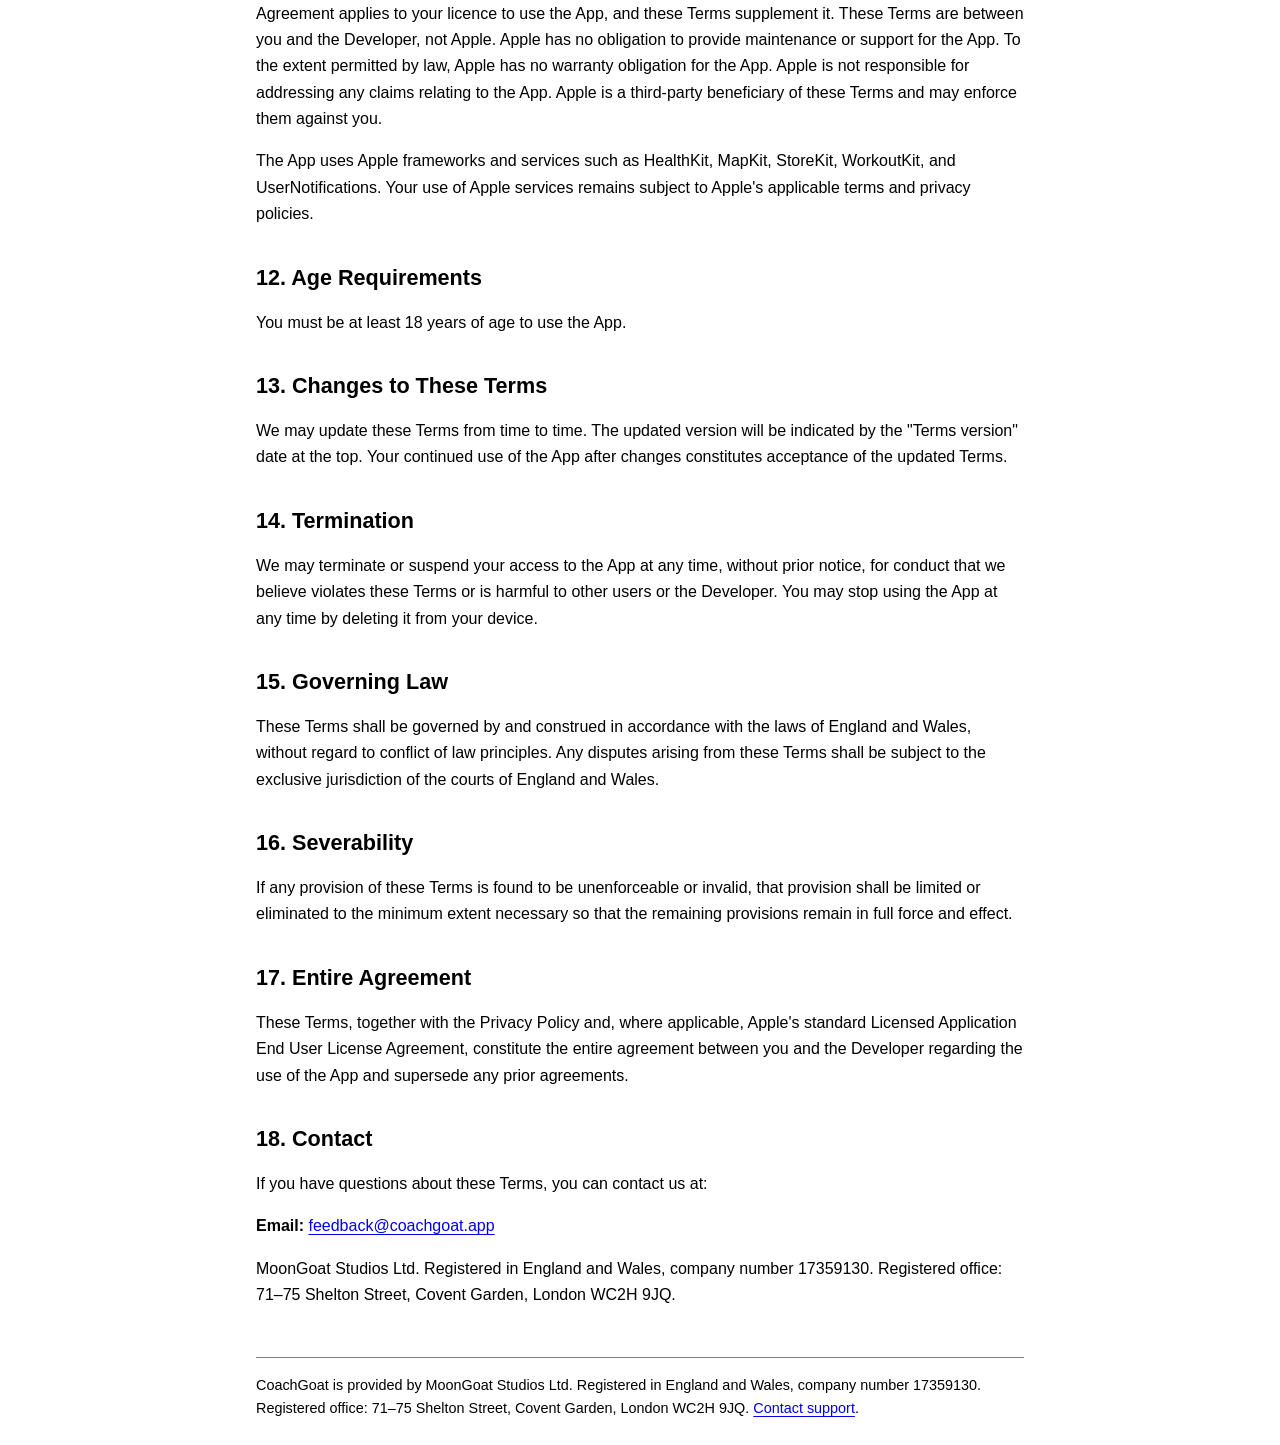
<file: coachgoat/terms.html>
<!doctype html>
<!-- Generated publication candidate; not evidence of deployment or completed provider checks. -->
<html lang="en-GB">
<head>
<meta charset="utf-8">
<meta name="viewport" content="width=device-width, initial-scale=1">
<title>CoachGoat - Terms of Use</title>
<meta name="description" content="CoachGoat - Terms of Use from MoonGoat Studios Ltd.">
<style>
:root { color-scheme: light dark; font-family: -apple-system, BlinkMacSystemFont, "Segoe UI", sans-serif; line-height: 1.65; }
body { max-width: 48rem; margin: auto; padding: 1.5rem; background: Canvas; color: CanvasText; }
nav { display: flex; flex-wrap: wrap; gap: 1.25rem; padding: 1rem 0; border-bottom: 1px solid GrayText; }
a { color: LinkText; text-underline-offset: .2em; overflow-wrap: anywhere; }
a:focus-visible { outline: 3px solid Highlight; outline-offset: 4px; }
[aria-current] { font-weight: 700; }
h1 { line-height: 1.15; font-size: clamp(2rem, 6vw, 3rem); margin: 2.5rem 0 1.5rem; }
h2 { line-height: 1.3; font-size: 1.35rem; margin-top: 2.25rem; }
p, li { overflow-wrap: anywhere; }
li + li { margin-top: .6rem; }
footer { border-top: 1px solid GrayText; margin-top: 3rem; padding-top: 1rem; font-size: .9rem; }
</style>
</head>
<body>
<a href="#content">Skip to content</a>
<nav aria-label="CoachGoat policies"><a href="privacy.html">Privacy</a> <a href="terms.html" aria-current="page">Terms</a> <a href="support.html">Support</a></nav>
<main id="content">
<h1>CoachGoat - Terms of Use</h1>
<p><strong>Terms version:</strong> 20 October 2026</p>
<p>Please read these Terms of Use (&quot;Terms&quot;) carefully before using CoachGoat (&quot;the App&quot;). By downloading, installing, or using the App, you agree to be bound by these Terms. If you do not agree, do not use the App.</p>
<h2>1. About the App</h2>
<p>CoachGoat is a fitness tracking and training management application for iOS. It helps you organise, visualise, and understand your running data by reading workout information from Apple Health. Your training calculations and app state are processed locally on your device.</p>
<h2>2. Acceptance of Terms</h2>
<p>By using CoachGoat, you agree to these Terms. Our Privacy Policy explains how personal information is handled. These Terms are between you (&quot;User&quot;, &quot;you&quot;) and MoonGoat Studios Ltd (&quot;Developer&quot;, &quot;we&quot;, &quot;us&quot;), a limited company registered in England and Wales (company number 17359130), with its registered office at 71–75 Shelton Street, Covent Garden, London WC2H 9JQ.</p>
<h2>3. Not Medical Advice</h2>
<p>CoachGoat is <strong>not</strong> a medical device. It does not diagnose, treat, cure, or prevent any disease, injury, or medical condition.</p>
<p>Training load guidance in the App is informed by published sports science research, including peer-reviewed studies on running and injury occurrence. This research describes statistical associations in study populations and <strong>may not apply to your individual situation</strong>.</p>
<p>The App provides information for educational and informational purposes only. It is not a substitute for professional medical advice, diagnosis, or treatment. Always seek the advice of a qualified healthcare provider, sports medicine professional, or physical therapist with any questions you may have regarding a medical condition or training programme.</p>
<h2>4. Your Responsibility</h2>
<p>You are solely responsible for your own training decisions. CoachGoat provides information to support those decisions but <strong>cannot guarantee any specific outcome</strong>, including the prevention of injury.</p>
<p>You acknowledge that:</p>
<ul><li>Running and physical exercise carry inherent risks of injury.</li><li>You assume all risks associated with your running and training activities.</li><li>You will consult a medical professional before beginning any new exercise programme, particularly if you have pre-existing health conditions.</li><li>You will not rely solely on the App for decisions about your health or physical activity.</li></ul>
<h2>5. Health Data and Privacy</h2>
<p>CoachGoat reads workout data from Apple Health with your permission. It only requests read access and does not write to your Apple Health database. The native app contains no third-party analytics, advertising or tracking SDKs.</p>
<p>CoachGoat performs training calculations on your device and does not automatically upload your Apple Health workouts, heart-rate samples or routes to us. Local preferences, plans and cached state use iOS app storage and Keychain. If you contact support or submit feedback, we and the relevant providers receive what you choose to send. Apple services, external sites, storage, retention and deletion are described in the Privacy Policy, available in Settings in the app.</p>
<p>Deleting the app does not necessarily clear Keychain items or remove support, feedback, Apple Health or backup records. Revoking Apple Health access stops future reads of the affected data; it does not erase previously stored information.</p>
<h2>6. Purchases and Subscriptions</h2>
<p>CoachGoat may offer free features, paid subscriptions, lifetime purchases, or promotional access to premium features. Purchases are processed by Apple through the App Store and your Apple ID account.</p>
<p>If you buy an auto-renewable subscription, it will renew automatically unless cancelled at least 24 hours before the end of the current billing period. You can manage or cancel subscriptions in your Apple ID account settings. Refund requests and payment issues are handled by Apple under App Store policies.</p>
<p>We may change, add, or remove premium features over time, provided that the App continues to comply with applicable App Store rules and consumer protection law.</p>
<h2>7. Data Accuracy</h2>
<p>The App relies on data from Apple Health and your device&#x27;s sensors (or connected devices such as GPS watches). We do not guarantee the accuracy, completeness, or reliability of this data. Inaccurate sensor data may lead to inaccurate training load calculations.</p>
<h2>8. Limitation of Liability</h2>
<p><strong>To the maximum extent permitted by applicable law:</strong></p>
<p>(a) The App is provided on an &quot;AS IS&quot; and &quot;AS AVAILABLE&quot; basis, without warranties of any kind, either express or implied, including but not limited to implied warranties of merchantability, fitness for a particular purpose, and non-infringement.</p>
<p>(b) The Developer shall not be liable for any indirect, incidental, special, consequential, or punitive damages, including but not limited to loss of profits, data, use, goodwill, or other intangible losses, resulting from:</p>
<ul><li>Your use of or inability to use the App;</li><li>Any training decisions you make based on information provided by the App;</li><li>Any injury, illness, or physical harm arising from or related to your training activities;</li><li>Inaccurate data from Apple Health, device sensors, or connected devices;</li><li>Unauthorised access to or alteration of your data on your device.</li></ul>
<p>(c) In no event shall the Developer&#x27;s total liability to you for all claims arising from or related to the App exceed the amount you paid for the App in the twelve (12) months preceding the claim.</p>
<h2>9. Indemnification</h2>
<p>You agree to indemnify, defend, and hold harmless the Developer from and against any claims, liabilities, damages, losses, and expenses (including reasonable legal fees) arising out of or in any way connected with your use of the App or violation of these Terms.</p>
<h2>10. Intellectual Property</h2>
<p>The App, including its design, code, graphics, and content, is owned by the Developer and is protected by copyright and other intellectual property laws. You may not copy, modify, distribute, sell, or lease any part of the App, nor may you reverse-engineer or attempt to extract the source code.</p>
<h2>11. Apple-Specific Terms</h2>
<p>If you obtained the App from the App Store, Apple&#x27;s standard Licensed Application End User License Agreement applies to your licence to use the App, and these Terms supplement it. These Terms are between you and the Developer, not Apple. Apple has no obligation to provide maintenance or support for the App. To the extent permitted by law, Apple has no warranty obligation for the App. Apple is not responsible for addressing any claims relating to the App. Apple is a third-party beneficiary of these Terms and may enforce them against you.</p>
<p>The App uses Apple frameworks and services such as HealthKit, MapKit, StoreKit, WorkoutKit, and UserNotifications. Your use of Apple services remains subject to Apple&#x27;s applicable terms and privacy policies.</p>
<h2>12. Age Requirements</h2>
<p>You must be at least 18 years of age to use the App.</p>
<h2>13. Changes to These Terms</h2>
<p>We may update these Terms from time to time. The updated version will be indicated by the &quot;Terms version&quot; date at the top. Your continued use of the App after changes constitutes acceptance of the updated Terms.</p>
<h2>14. Termination</h2>
<p>We may terminate or suspend your access to the App at any time, without prior notice, for conduct that we believe violates these Terms or is harmful to other users or the Developer. You may stop using the App at any time by deleting it from your device.</p>
<h2>15. Governing Law</h2>
<p>These Terms shall be governed by and construed in accordance with the laws of England and Wales, without regard to conflict of law principles. Any disputes arising from these Terms shall be subject to the exclusive jurisdiction of the courts of England and Wales.</p>
<h2>16. Severability</h2>
<p>If any provision of these Terms is found to be unenforceable or invalid, that provision shall be limited or eliminated to the minimum extent necessary so that the remaining provisions remain in full force and effect.</p>
<h2>17. Entire Agreement</h2>
<p>These Terms, together with the Privacy Policy and, where applicable, Apple&#x27;s standard Licensed Application End User License Agreement, constitute the entire agreement between you and the Developer regarding the use of the App and supersede any prior agreements.</p>
<h2>18. Contact</h2>
<p>If you have questions about these Terms, you can contact us at:</p>
<p><strong>Email:</strong> <a href="mailto:feedback@coachgoat.app">feedback@coachgoat.app</a></p>
<p>MoonGoat Studios Ltd. Registered in England and Wales, company number 17359130. Registered office: 71–75 Shelton Street, Covent Garden, London WC2H 9JQ.</p>
</main>
<footer>CoachGoat is provided by MoonGoat Studios Ltd. Registered in England and Wales, company number 17359130. Registered office: 71–75 Shelton Street, Covent Garden, London WC2H 9JQ. <a href="mailto:feedback@coachgoat.app">Contact support</a>.</footer>
</body>
</html>
</file>
<file: styles.css>
:root {
  --ink: #0a1b29;
  --ink-soft: #3e4e58;
  --paper: #f2f4f1;
  --paper-deep: #e4e8e5;
  --white: #f9fbfa;
  --accent: #167985;
  --line: rgba(10, 27, 41, 0.18);
  --line-inverse: rgba(249, 251, 250, 0.18);
  --font: -apple-system, BlinkMacSystemFont, "SF Pro Display", "Helvetica Neue", Arial, sans-serif;
  --ease: cubic-bezier(0.2, 0.72, 0.18, 1);
}

*,
*::before,
*::after {
  box-sizing: border-box;
}

html {
  scroll-behavior: smooth;
}

body {
  margin: 0;
  min-width: 320px;
  background:
    radial-gradient(circle at 86% 12%, rgba(22, 121, 133, 0.07), transparent 26rem),
    var(--paper);
  color: var(--ink);
  font-family: var(--font);
  font-size: 16px;
  line-height: 1.5;
  text-rendering: optimizeLegibility;
  -webkit-font-smoothing: antialiased;
}

a {
  color: inherit;
  text-decoration: none;
}

p,
h1,
h2,
dl,
dd {
  margin: 0;
}

svg {
  display: block;
}

::selection {
  background: var(--accent);
  color: var(--white);
}

:focus-visible {
  outline: 2px solid var(--accent);
  outline-offset: 5px;
}

.skip-link {
  position: fixed;
  top: 1rem;
  left: 1rem;
  z-index: 10;
  padding: 0.65rem 0.9rem;
  background: var(--ink);
  color: var(--white);
  font-size: 0.8rem;
  transform: translateY(-180%);
  transition: transform 180ms ease;
}

.skip-link:focus {
  transform: translateY(0);
}

.site-frame {
  display: grid;
  grid-template-rows: auto minmax(0, 1fr) auto;
  min-height: 100svh;
}

.site-header,
main {
  width: min(86rem, calc(100% - clamp(3rem, 7vw, 7rem)));
  margin: 0 auto;
}

.site-header {
  display: flex;
  align-items: center;
  justify-content: space-between;
  min-height: 5.25rem;
  border-bottom: 1px solid var(--line);
}

.brand {
  display: inline-flex;
  align-items: center;
  gap: 0.8rem;
  color: var(--ink);
  font-size: 0.88rem;
  letter-spacing: -0.015em;
}

.brand strong {
  font-weight: 730;
}

.brand-mark {
  width: 2.7rem;
  height: 2.7rem;
  fill: none;
  stroke: currentColor;
  stroke-linecap: round;
  stroke-linejoin: round;
  stroke-width: 1.4;
}

.brand-mark path:last-child {
  stroke: var(--accent);
}

.header-contact {
  display: inline-flex;
  align-items: center;
  gap: 0.6rem;
  color: var(--ink-soft);
  font-size: 0.74rem;
  font-weight: 620;
  letter-spacing: 0.035em;
  transition: color 180ms ease;
}

.header-contact svg {
  width: 1.05rem;
  fill: none;
  stroke: var(--accent);
  stroke-linecap: round;
  stroke-linejoin: round;
  stroke-width: 1.5;
  transition: transform 180ms var(--ease);
}

.header-contact:hover {
  color: var(--accent);
}

.header-contact:hover svg {
  transform: translateX(0.2rem);
}

.header-contact__short {
  display: none;
}

main {
  display: grid;
  grid-template-columns: minmax(0, 1.04fr) minmax(0, 0.96fr);
}

main > section {
  display: grid;
  align-content: center;
  min-height: 25rem;
  padding: clamp(3.5rem, 7vh, 6rem) 0;
}

.introduction {
  padding-right: clamp(3rem, 7vw, 7.5rem);
}

.product {
  padding-left: clamp(3rem, 7vw, 7.5rem);
  border-left: 1px solid var(--line);
}

.section-label {
  align-self: start;
  color: #5f6d75;
  font-size: 0.66rem;
  font-weight: 700;
  letter-spacing: 0.16em;
  text-transform: uppercase;
}

.section-label span {
  margin-right: 0.8rem;
  color: var(--accent);
}

.introduction__content,
.product__content {
  align-self: center;
  margin-top: clamp(2.5rem, 6vh, 5.5rem);
}

.introduction h1 {
  display: flex;
  flex-direction: column;
  font-size: clamp(3.8rem, 6.4vw, 6.2rem);
  font-weight: 720;
  letter-spacing: -0.072em;
  line-height: 0.86;
}

.introduction h1 span {
  color: var(--accent);
  font-weight: 430;
}

.introduction__content > p {
  max-width: 36rem;
  margin-top: clamp(2rem, 4vh, 3.25rem);
  color: var(--ink-soft);
  font-size: clamp(1.08rem, 1.45vw, 1.35rem);
  letter-spacing: -0.02em;
  line-height: 1.55;
}

.product h2 {
  font-size: clamp(2.8rem, 4.4vw, 4.25rem);
  font-weight: 700;
  letter-spacing: -0.06em;
  line-height: 1;
}

.product__content > p:not(.product__status) {
  max-width: 35rem;
  color: var(--ink-soft);
  font-size: clamp(1.05rem, 1.4vw, 1.28rem);
  letter-spacing: -0.018em;
  line-height: 1.55;
}

.product h2 + p {
  margin-top: 2.2rem;
}

.product__content > p + p:not(.product__status) {
  margin-top: 1rem;
}

.product__status {
  display: flex;
  align-items: center;
  gap: 0.65rem;
  margin-top: 2.25rem;
  color: var(--ink);
  font-size: 0.72rem;
  font-weight: 680;
  letter-spacing: 0.095em;
  text-transform: uppercase;
}

.product__status i {
  width: 0.48rem;
  height: 0.48rem;
  border-radius: 50%;
  background: var(--accent);
  box-shadow: 0 0 0 0.3rem rgba(22, 121, 133, 0.1);
}

.company-register {
  padding: 1.7rem clamp(1.5rem, 4vw, 4rem) 1.15rem;
  background: var(--ink);
  color: var(--white);
}

.company-register__header,
.company-register__details,
.company-register__base {
  width: min(86rem, 100%);
  margin-right: auto;
  margin-left: auto;
}

.company-register__header {
  display: flex;
  align-items: center;
  justify-content: space-between;
  padding-bottom: 1rem;
  border-bottom: 1px solid var(--line-inverse);
  color: #aeb9bf;
  font-size: 0.64rem;
  font-weight: 700;
  letter-spacing: 0.15em;
  text-transform: uppercase;
}

.company-register__header a {
  display: inline-flex;
  align-items: center;
  gap: 0.45rem;
  color: #c9d1d5;
  transition: color 180ms ease;
}

.company-register__header svg {
  width: 0.95rem;
  fill: none;
  stroke: var(--accent);
  stroke-linecap: round;
  stroke-linejoin: round;
  stroke-width: 1.5;
  transition: transform 180ms var(--ease);
}

.company-register__header a:hover {
  color: var(--white);
}

.company-register__header a:hover svg {
  transform: translate(0.12rem, -0.12rem);
}

.company-register__details {
  display: grid;
  grid-template-columns: 1.15fr 0.72fr 1.7fr 1.05fr 1.45fr;
  padding: 1.2rem 0;
}

.company-register__details > div {
  min-width: 0;
  padding: 0 clamp(1rem, 2.4vw, 2.25rem);
  border-left: 1px solid var(--line-inverse);
}

.company-register__details > div:first-child {
  padding-left: 0;
  border-left: 0;
}

.company-register__details > div:last-child {
  padding-right: 0;
}

.company-register dt {
  margin-bottom: 0.35rem;
  color: #7f9099;
  font-size: 0.58rem;
  font-weight: 700;
  letter-spacing: 0.12em;
  text-transform: uppercase;
}

.company-register dd {
  color: #e0e6e8;
  font-size: clamp(0.72rem, 0.9vw, 0.84rem);
  font-weight: 510;
  line-height: 1.55;
  overflow-wrap: anywhere;
}

.company-register address {
  font: inherit;
}

.company-register dd a {
  text-decoration-color: rgba(224, 230, 232, 0.35);
  text-decoration-line: underline;
  text-decoration-thickness: 1px;
  text-underline-offset: 0.22rem;
  transition:
    color 180ms ease,
    text-decoration-color 180ms ease;
}

.company-register dd a:hover {
  color: var(--white);
  text-decoration-color: var(--accent);
}

.company-register__base {
  display: flex;
  justify-content: space-between;
  padding-top: 0.85rem;
  border-top: 1px solid var(--line-inverse);
  color: #72858f;
  font-size: 0.55rem;
  font-weight: 650;
  letter-spacing: 0.12em;
  text-transform: uppercase;
}

@media (prefers-reduced-motion: no-preference) {
  .site-header,
  .introduction,
  .product,
  .company-register {
    animation: enter 620ms var(--ease) both;
  }

  .introduction {
    animation-delay: 80ms;
  }

  .product {
    animation-delay: 150ms;
  }

  .company-register {
    animation-delay: 220ms;
  }
}

@keyframes enter {
  from {
    opacity: 0;
    transform: translateY(0.75rem);
  }

  to {
    opacity: 1;
    transform: translateY(0);
  }
}

@media (min-width: 50.01rem) and (max-height: 47.5rem) {
  .site-header {
    min-height: 4.25rem;
  }

  main > section {
    min-height: 21rem;
    padding-top: 2.25rem;
    padding-bottom: 2.25rem;
  }

  .introduction__content,
  .product__content {
    margin-top: 2rem;
  }

  .introduction h1 {
    font-size: clamp(3.5rem, 5.8vw, 5rem);
  }

  .introduction__content > p,
  .product__content > p:not(.product__status) {
    font-size: 1rem;
  }

  .company-register {
    padding-top: 1.15rem;
    padding-bottom: 0.85rem;
  }

  .company-register__details {
    padding: 0.85rem 0;
  }
}

@media (max-width: 66rem) {
  .company-register__details {
    grid-template-columns: repeat(6, 1fr);
    row-gap: 1.35rem;
  }

  .company-register__details > div {
    grid-column: span 2;
  }

  .company-register__details > div:nth-child(4),
  .company-register__details > div:nth-child(5) {
    grid-column: span 3;
  }

  .company-register__details > div:nth-child(4) {
    padding-left: 0;
    border-left: 0;
  }
}

@media (max-width: 50rem) {
  .site-frame {
    display: block;
    min-height: 100svh;
  }

  .site-header,
  main {
    width: calc(100% - 2.5rem);
  }

  .site-header {
    min-height: 4.75rem;
  }

  main {
    display: block;
  }

  main > section {
    min-height: 0;
    padding: 4.75rem 0;
  }

  .introduction {
    padding-right: 0;
  }

  .product {
    padding-left: 0;
    border-top: 1px solid var(--line);
    border-left: 0;
  }

  .introduction__content,
  .product__content {
    margin-top: 3rem;
  }

  .introduction h1 {
    font-size: clamp(3.55rem, 15vw, 5.75rem);
  }

  .product h2 {
    font-size: clamp(2.8rem, 12vw, 4rem);
  }

  .company-register {
    padding: 2.25rem 1.25rem 1.25rem;
  }

  .company-register__details {
    grid-template-columns: repeat(2, minmax(0, 1fr));
    gap: 0;
    padding: 1rem 0;
  }

  .company-register__details > div,
  .company-register__details > div:nth-child(4),
  .company-register__details > div:nth-child(5) {
    grid-column: auto;
    padding: 1rem 1rem 1rem 0;
    border-top: 1px solid var(--line-inverse);
    border-left: 0;
  }

  .company-register__details > div:nth-child(even) {
    padding-right: 0;
    padding-left: 1rem;
    border-left: 1px solid var(--line-inverse);
  }

  .company-register__details > div:nth-child(-n + 2) {
    border-top: 0;
  }

  .company-register__address {
    grid-column: 1 / -1 !important;
    padding-left: 0 !important;
    border-left: 0 !important;
  }
}

@media (max-width: 31rem) {
  .brand {
    font-size: 0.78rem;
  }

  .brand-mark {
    width: 2.35rem;
    height: 2.35rem;
  }

  .header-contact__full {
    display: none;
  }

  .header-contact__short {
    display: inline;
  }

  .company-register__details {
    display: block;
  }

  .company-register__details > div,
  .company-register__details > div:nth-child(even) {
    padding: 0.9rem 0;
    border-top: 1px solid var(--line-inverse);
    border-left: 0;
  }

  .company-register__details > div:first-child {
    border-top: 0;
  }

  .company-register__base {
    align-items: flex-start;
    flex-direction: column;
    gap: 0.35rem;
  }
}

@media (prefers-reduced-motion: reduce) {
  html {
    scroll-behavior: auto;
  }

  *,
  *::before,
  *::after {
    animation-duration: 0.01ms !important;
    animation-iteration-count: 1 !important;
    transition-duration: 0.01ms !important;
  }
}
</file>
